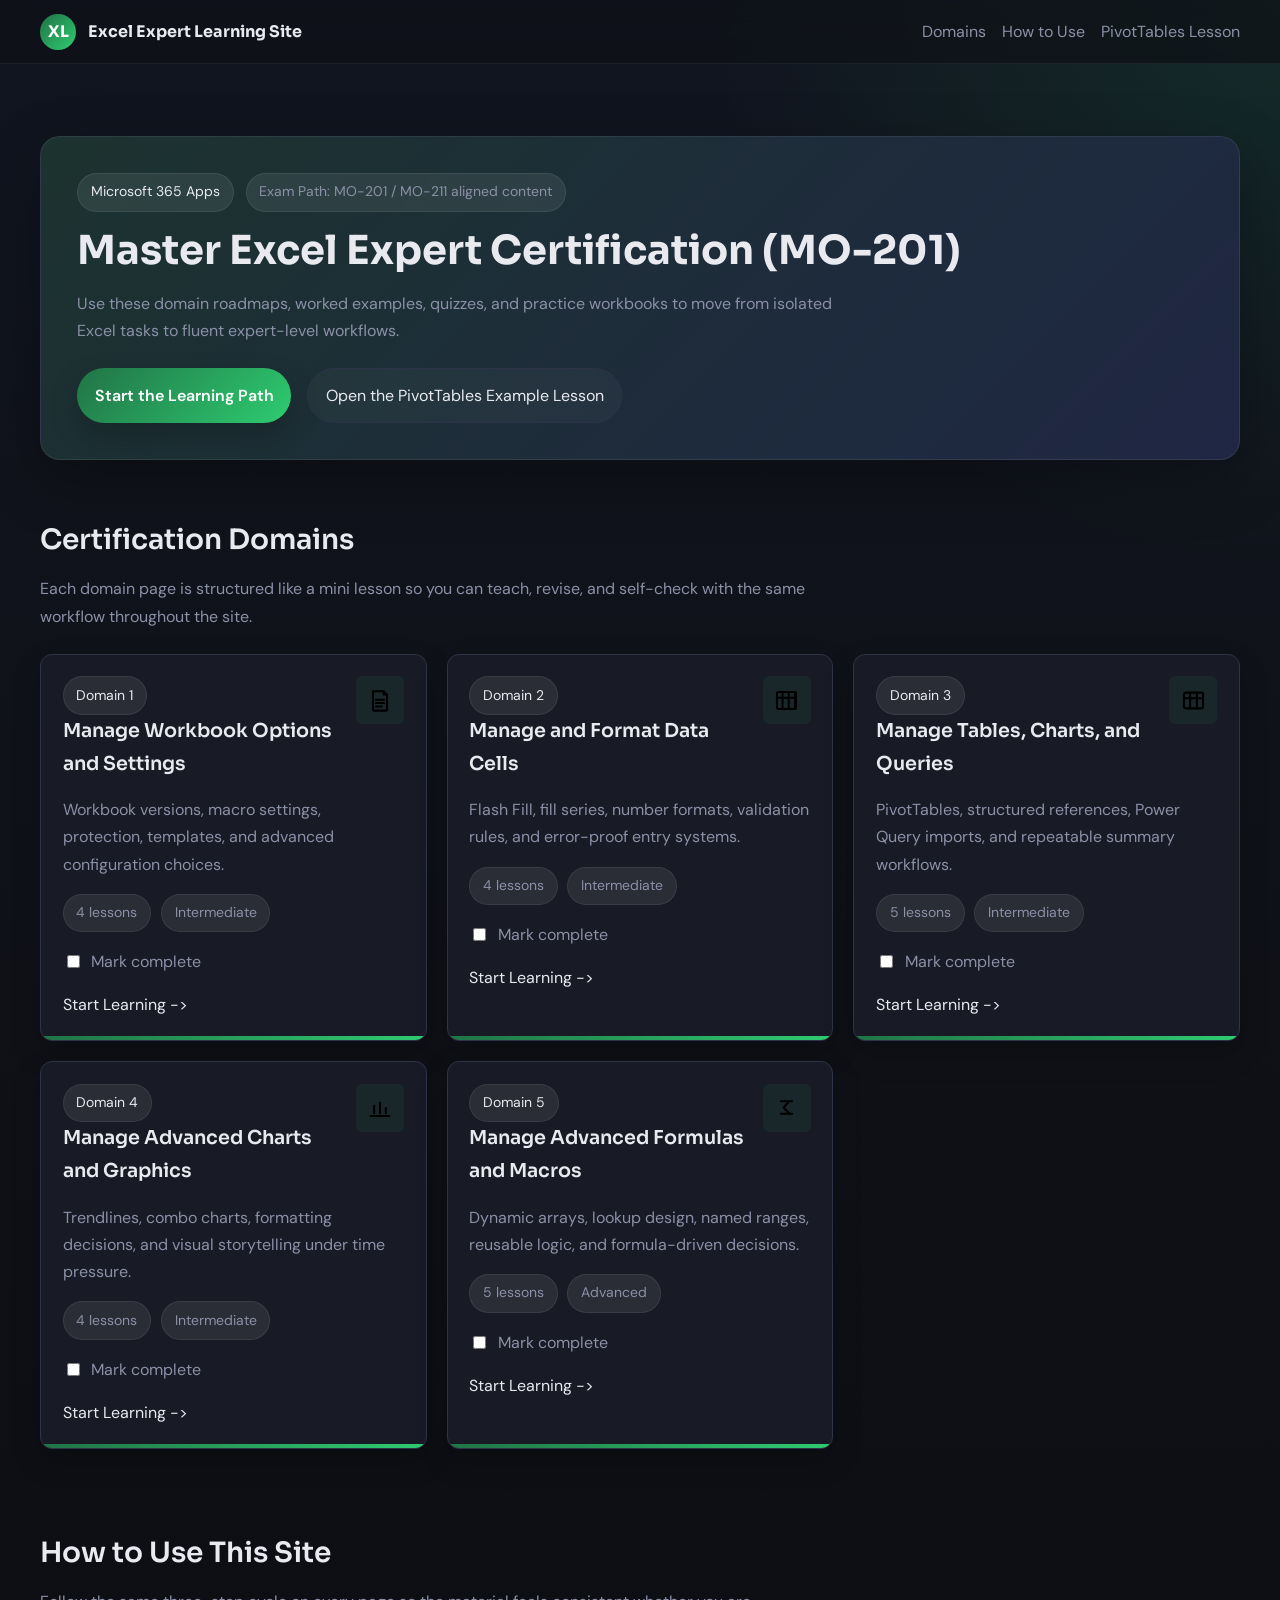
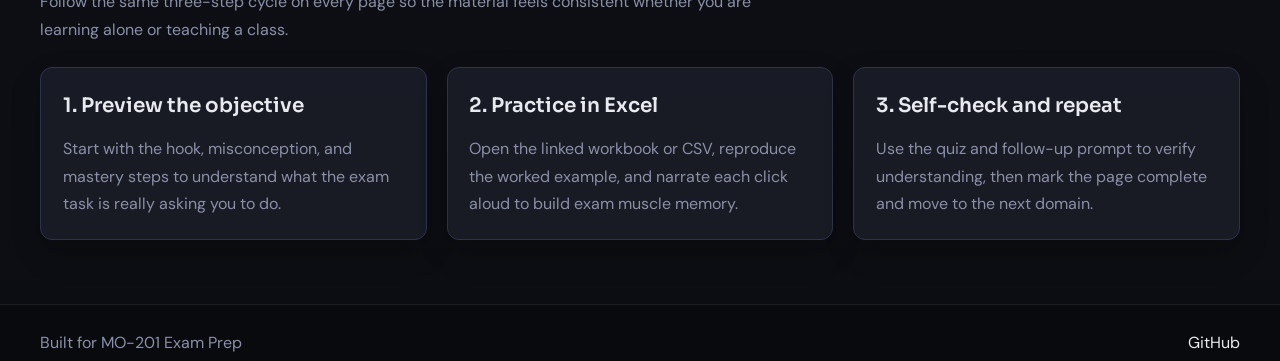
<file: index.html>
<!DOCTYPE html>
<html lang="en">
<head>
  <meta charset="utf-8">
  <meta name="viewport" content="width=device-width, initial-scale=1">
  <meta http-equiv="refresh" content="0; url=site/">
  <link rel="canonical" href="site/">
  <title>Redirecting to Excel Expert Learning Site</title>
  <style>
    :root {
      color-scheme: dark;
    }
    html, body {
      height: 100%;
      margin: 0;
    }
    body {
      display: flex;
      flex-direction: column;
      align-items: center;
      justify-content: center;
      gap: 1.25rem;
      box-sizing: border-box;
      padding: 1.5rem;
      font-family: system-ui, -apple-system, "Segoe UI", sans-serif;
      background: radial-gradient(120% 100% at 50% 0%, #161b22 0%, #0d1117 45%, #010409 100%);
      color: #c9d1d9;
    }
    .loader {
      width: 2.5rem;
      height: 2.5rem;
      border: 3px solid rgba(240, 246, 252, 0.12);
      border-top-color: #58a6ff;
      border-radius: 50%;
      animation: spin 0.7s linear infinite;
    }
    @keyframes spin {
      to { transform: rotate(360deg); }
    }
    .label {
      font-size: 0.875rem;
      font-weight: 500;
      letter-spacing: 0.02em;
      color: #8b949e;
    }
    .fallback {
      margin: 0;
      font-size: 0.8125rem;
      color: #6e7681;
    }
    .fallback a {
      color: #58a6ff;
      text-decoration: none;
    }
    .fallback a:hover {
      text-decoration: underline;
    }
  </style>
</head>
<body>
  <div class="loader" role="status" aria-label="Loading"></div>
  <span class="label">Loading site…</span>
  <p class="fallback">If you are not redirected, <a href="site/">open the learning site</a>.</p>
</body>
</html>
</file>
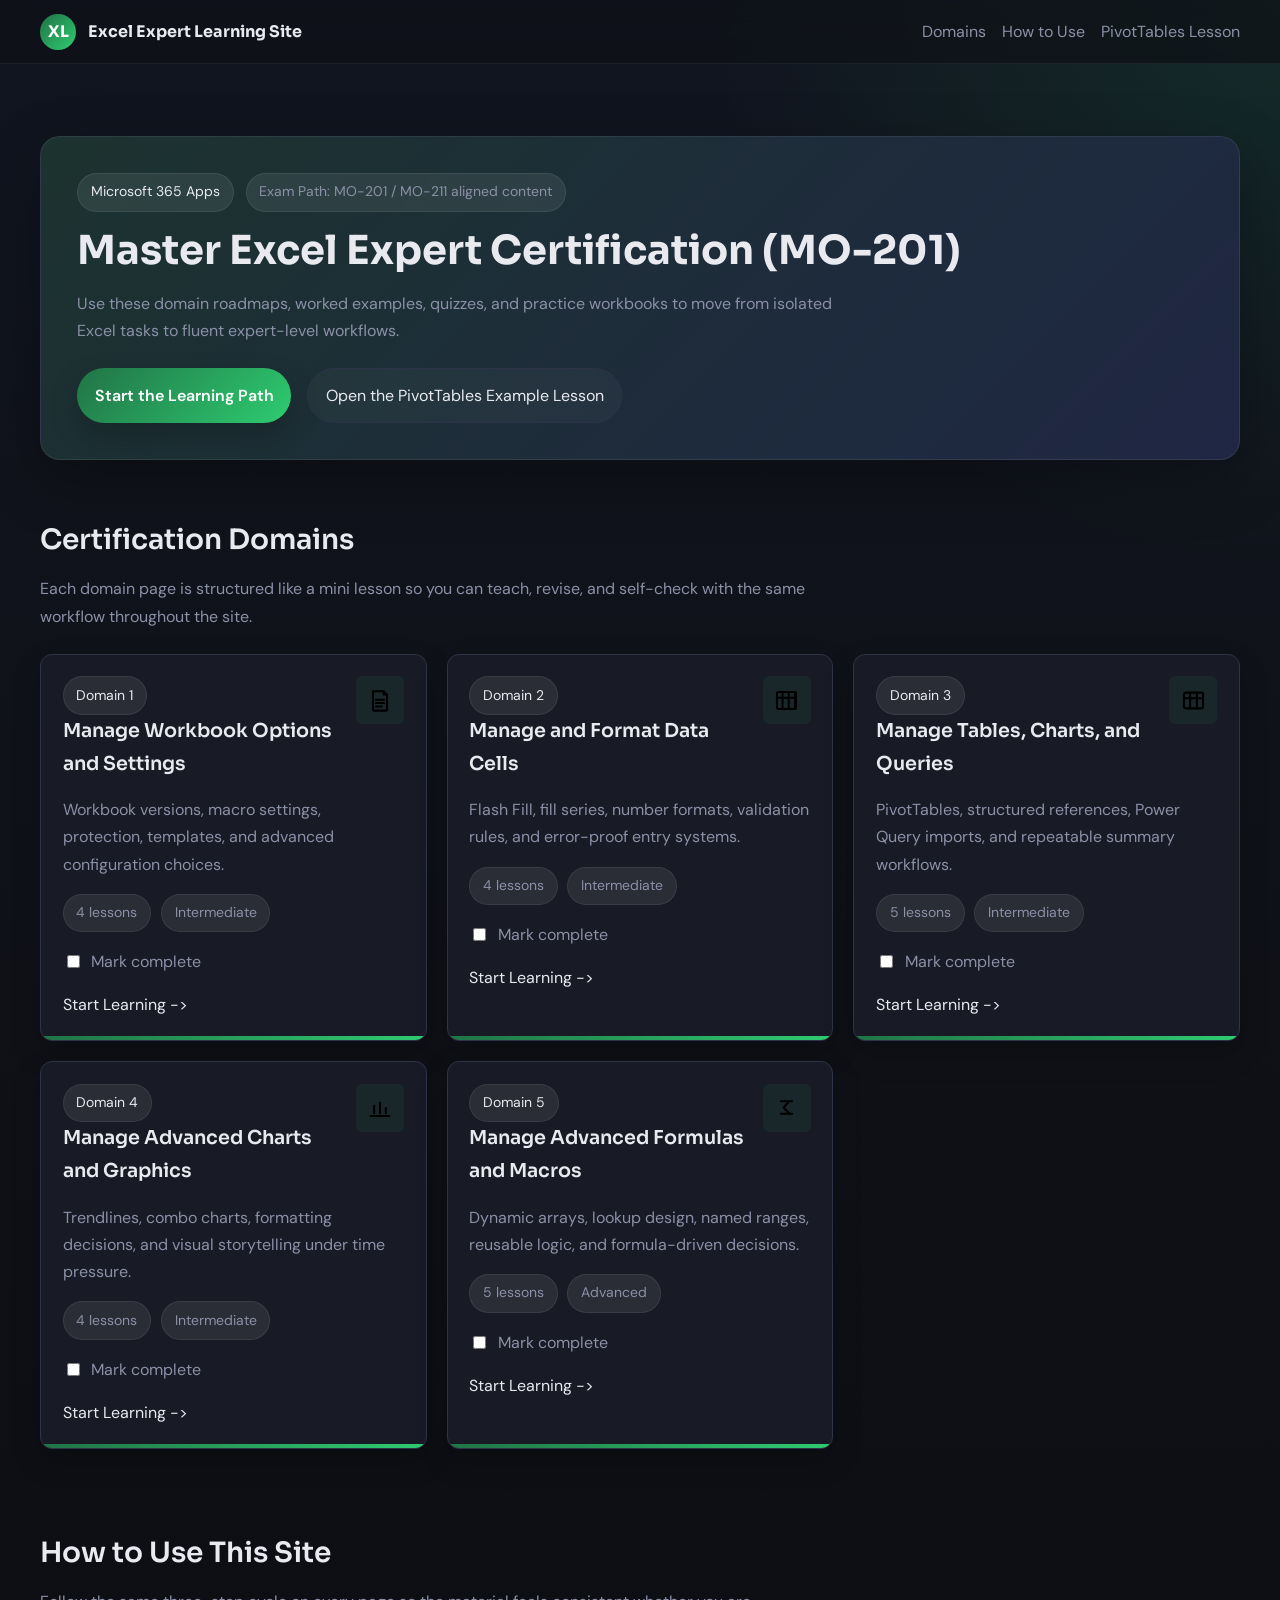
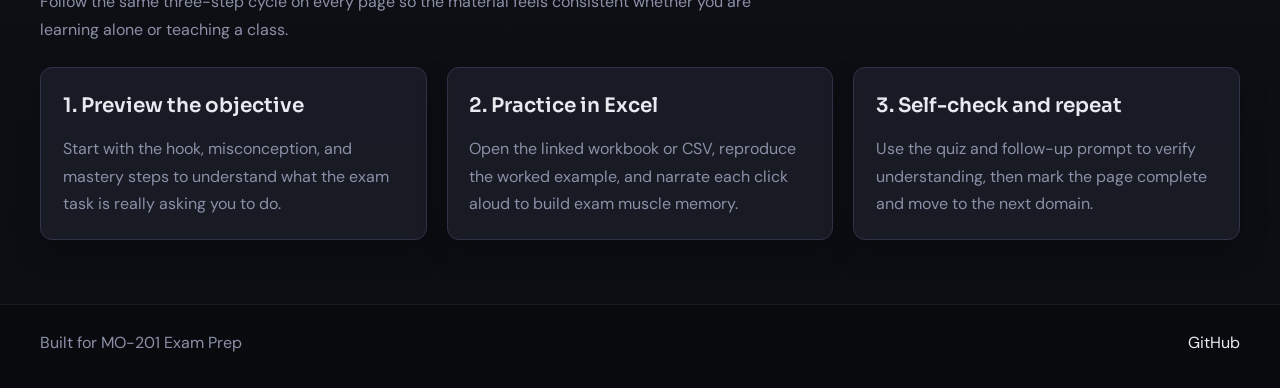
<file: site/index.html>
<!-- PLACEHOLDER -->
<!DOCTYPE html>
<html lang="en">
<head>
  <meta charset="utf-8">
  <meta name="viewport" content="width=device-width, initial-scale=1">
  <title>Master Excel Expert Certification (MO-201)</title>
  <meta name="description" content="A static learning site for Microsoft 365 Excel Expert exam prep, with domain roadmaps, practice downloads, and interactive lessons.">
  <meta property="og:title" content="Master Excel Expert Certification (MO-201)">
  <meta property="og:description" content="Build exam-ready Excel Expert skills with guided domain pages and reusable lesson templates.">
  <meta property="og:type" content="website">
  <meta property="og:url" content="https://yourdomain.github.io/excel-expert/">
  <meta property="og:image" content="assets/images/domain-3-thumb-1200.png">
  <meta name="twitter:card" content="summary_large_image">
  <link href="https://fonts.googleapis.com/css2?family=DM+Sans:wght@400;500&family=JetBrains+Mono:wght@400&family=Sora:wght@400;600;700&display=swap" rel="stylesheet">
  <link rel="stylesheet" href="css/styles.css">
  <link rel="manifest" href="manifest.json">
</head>
<body>
  <nav class="nav" aria-label="Main navigation">
    <div class="nav-inner">
      <a class="nav-brand" href="index.html">
        <span class="nav-brand-mark">XL</span>
        <span>Excel Expert Learning Site</span>
      </a>
      <div class="nav-links">
        <a href="#domains">Domains</a>
        <a href="#how-to-use">How to Use</a>
        <a href="lesson-pivot-tables.html">PivotTables Lesson</a>
      </div>
    </div>
  </nav>

  <header class="page-header">
    <div class="site-shell">
      <div class="hero-panel">
        <div class="hero-meta">
          <span class="badge">Microsoft 365 Apps</span>
          <span class="chip-difficulty">Exam Path: MO-201 / MO-211 aligned content</span>
        </div>
        <h1>Master Excel Expert Certification (MO-201)</h1>
        <p>Use these domain roadmaps, worked examples, quizzes, and practice workbooks to move from isolated Excel tasks to fluent expert-level workflows.</p>
        <div class="hero-actions">
          <a class="btn-primary" href="#domains">Start the Learning Path</a>
          <a class="btn-secondary" href="lesson-pivot-tables.html">Open the PivotTables Example Lesson</a>
        </div>
      </div>
    </div>
  </header>

  <main>
    <section class="section-block" id="domains" aria-labelledby="domains-title">
      <div class="site-shell">
        <h2 id="domains-title">Certification Domains</h2>
        <p class="section-intro">Each domain page is structured like a mini lesson so you can teach, revise, and self-check with the same workflow throughout the site.</p>
        <section class="domain-grid" aria-label="Excel Expert domain cards">
          <article class="domain-card">
            <div class="domain-card-header">
              <div>
                <span class="badge">Domain 1</span>
                <h3>Manage Workbook Options and Settings</h3>
              </div>
              <img class="domain-icon" src="assets/svg/icon-workbook.svg" alt="Workbook management icon">
            </div>
            <p>Workbook versions, macro settings, protection, templates, and advanced configuration choices.</p>
            <div class="domain-meta">
              <span class="chip-time">4 lessons</span>
              <span class="chip-difficulty">Intermediate</span>
            </div>
            <label class="progress-toggle"><input type="checkbox" data-progress-id="domain-1"> Mark complete</label>
            <a href="domain-1-manage-workbooks.html">Start Learning -></a>
          </article>

          <article class="domain-card">
            <div class="domain-card-header">
              <div>
                <span class="badge">Domain 2</span>
                <h3>Manage and Format Data Cells</h3>
              </div>
              <img class="domain-icon" src="assets/svg/icon-data.svg" alt="Data cells icon">
            </div>
            <p>Flash Fill, fill series, number formats, validation rules, and error-proof entry systems.</p>
            <div class="domain-meta">
              <span class="chip-time">4 lessons</span>
              <span class="chip-difficulty">Intermediate</span>
            </div>
            <label class="progress-toggle"><input type="checkbox" data-progress-id="domain-2"> Mark complete</label>
            <a href="domain-2-manage-data-cells.html">Start Learning -></a>
          </article>

          <article class="domain-card">
            <div class="domain-card-header">
              <div>
                <span class="badge">Domain 3</span>
                <h3>Manage Tables, Charts, and Queries</h3>
              </div>
              <img class="domain-icon" src="assets/svg/icon-table.svg" alt="Tables and queries icon">
            </div>
            <p>PivotTables, structured references, Power Query imports, and repeatable summary workflows.</p>
            <div class="domain-meta">
              <span class="chip-time">5 lessons</span>
              <span class="chip-difficulty">Intermediate</span>
            </div>
            <label class="progress-toggle"><input type="checkbox" data-progress-id="domain-3"> Mark complete</label>
            <a href="domain-3-manage-tables-queries.html">Start Learning -></a>
          </article>

          <article class="domain-card">
            <div class="domain-card-header">
              <div>
                <span class="badge">Domain 4</span>
                <h3>Manage Advanced Charts and Graphics</h3>
              </div>
              <img class="domain-icon" src="assets/svg/icon-chart.svg" alt="Chart icon">
            </div>
            <p>Trendlines, combo charts, formatting decisions, and visual storytelling under time pressure.</p>
            <div class="domain-meta">
              <span class="chip-time">4 lessons</span>
              <span class="chip-difficulty">Intermediate</span>
            </div>
            <label class="progress-toggle"><input type="checkbox" data-progress-id="domain-4"> Mark complete</label>
            <a href="domain-4-manage-charts.html">Start Learning -></a>
          </article>

          <article class="domain-card">
            <div class="domain-card-header">
              <div>
                <span class="badge">Domain 5</span>
                <h3>Manage Advanced Formulas and Macros</h3>
              </div>
              <img class="domain-icon" src="assets/svg/icon-formula.svg" alt="Formula icon">
            </div>
            <p>Dynamic arrays, lookup design, named ranges, reusable logic, and formula-driven decisions.</p>
            <div class="domain-meta">
              <span class="chip-time">5 lessons</span>
              <span class="chip-difficulty">Advanced</span>
            </div>
            <label class="progress-toggle"><input type="checkbox" data-progress-id="domain-5"> Mark complete</label>
            <a href="domain-5-manage-formulas.html">Start Learning -></a>
          </article>
        </section>
      </div>
    </section>

    <section class="section-block" id="how-to-use" aria-labelledby="how-title">
      <div class="site-shell">
        <h2 id="how-title">How to Use This Site</h2>
        <p class="section-intro">Follow the same three-step cycle on every page so the material feels consistent whether you are learning alone or teaching a class.</p>
        <div class="three-up">
          <article class="use-step">
            <h3 class="block-title">1. Preview the objective</h3>
            <p>Start with the hook, misconception, and mastery steps to understand what the exam task is really asking you to do.</p>
          </article>
          <article class="use-step">
            <h3 class="block-title">2. Practice in Excel</h3>
            <p>Open the linked workbook or CSV, reproduce the worked example, and narrate each click aloud to build exam muscle memory.</p>
          </article>
          <article class="use-step">
            <h3 class="block-title">3. Self-check and repeat</h3>
            <p>Use the quiz and follow-up prompt to verify understanding, then mark the page complete and move to the next domain.</p>
          </article>
        </div>
      </div>
    </section>
  </main>

  <footer class="footer">
    <div class="footer-inner">
      <p>Built for MO-201 Exam Prep</p>
      <a href="https://github.com/" target="_blank" rel="noreferrer">GitHub</a>
    </div>
  </footer>

  <script src="js/app.js"></script>
</body>
</html>
</file>
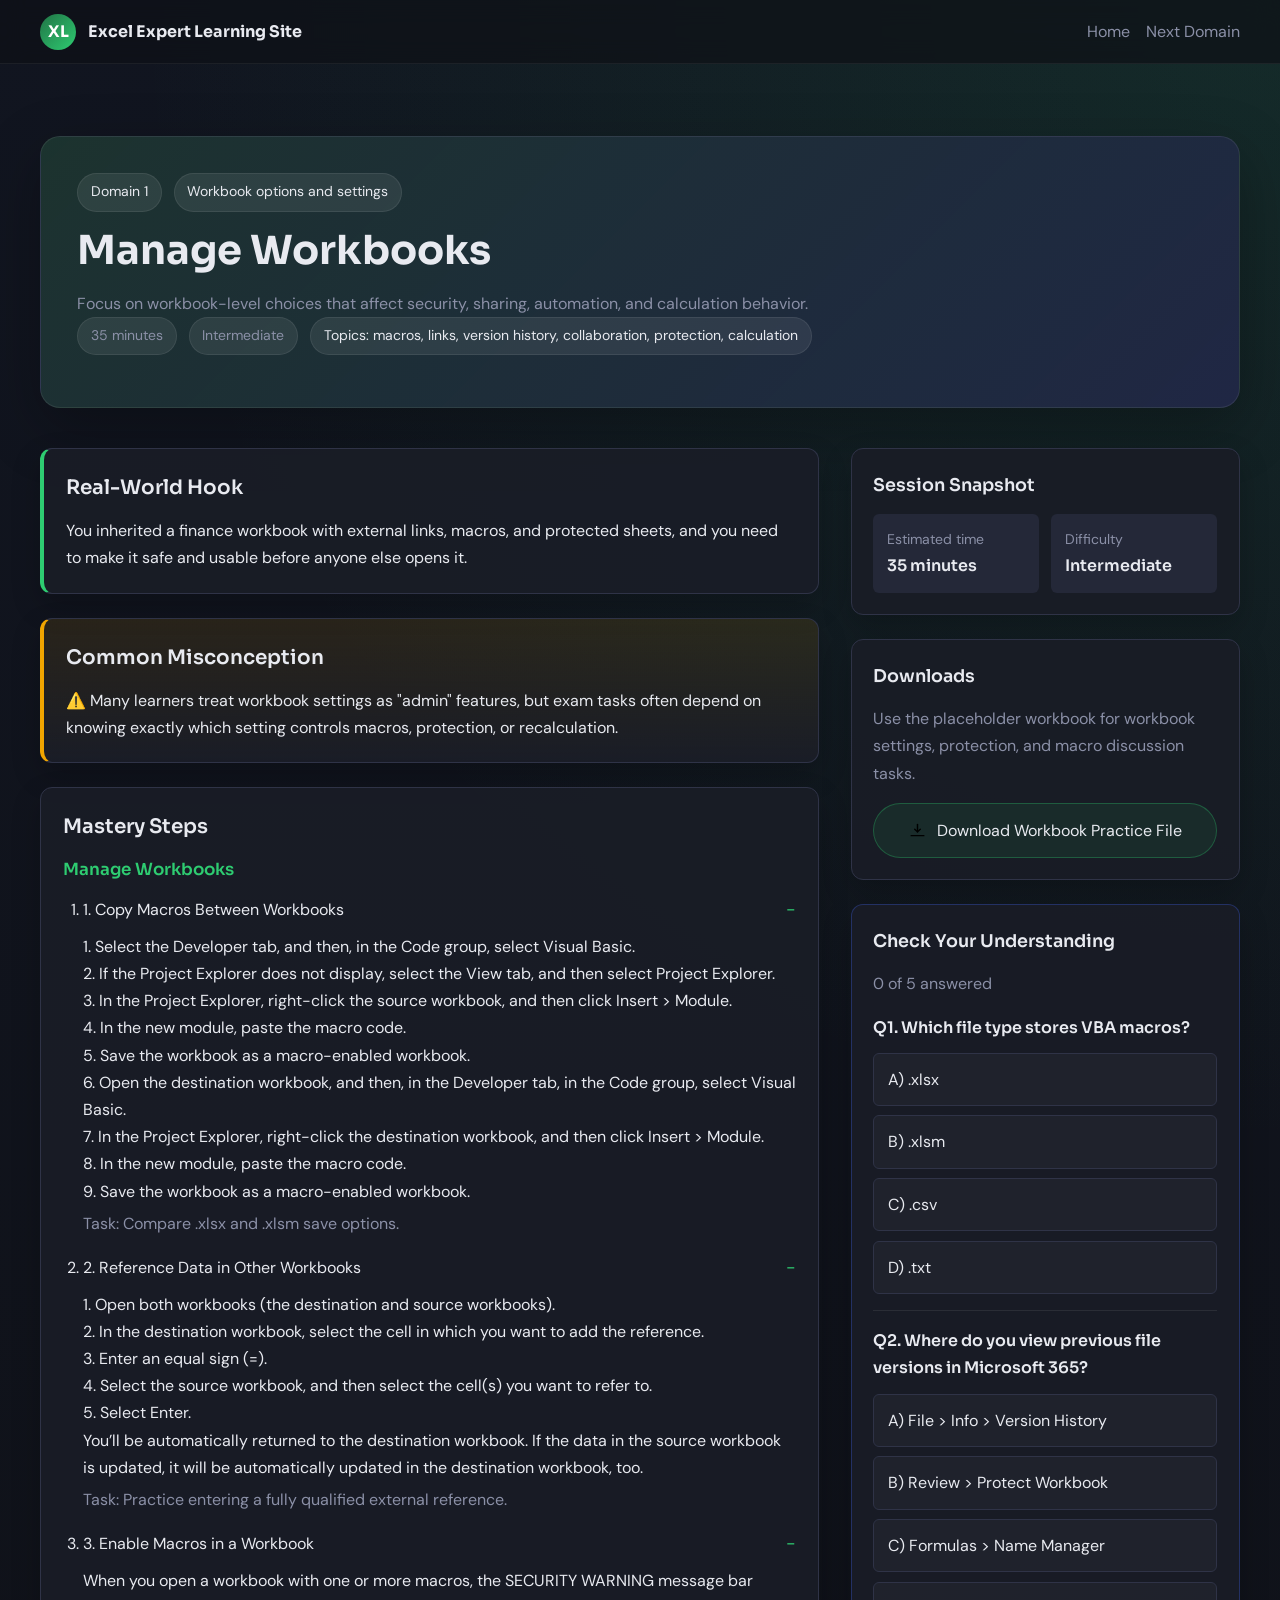
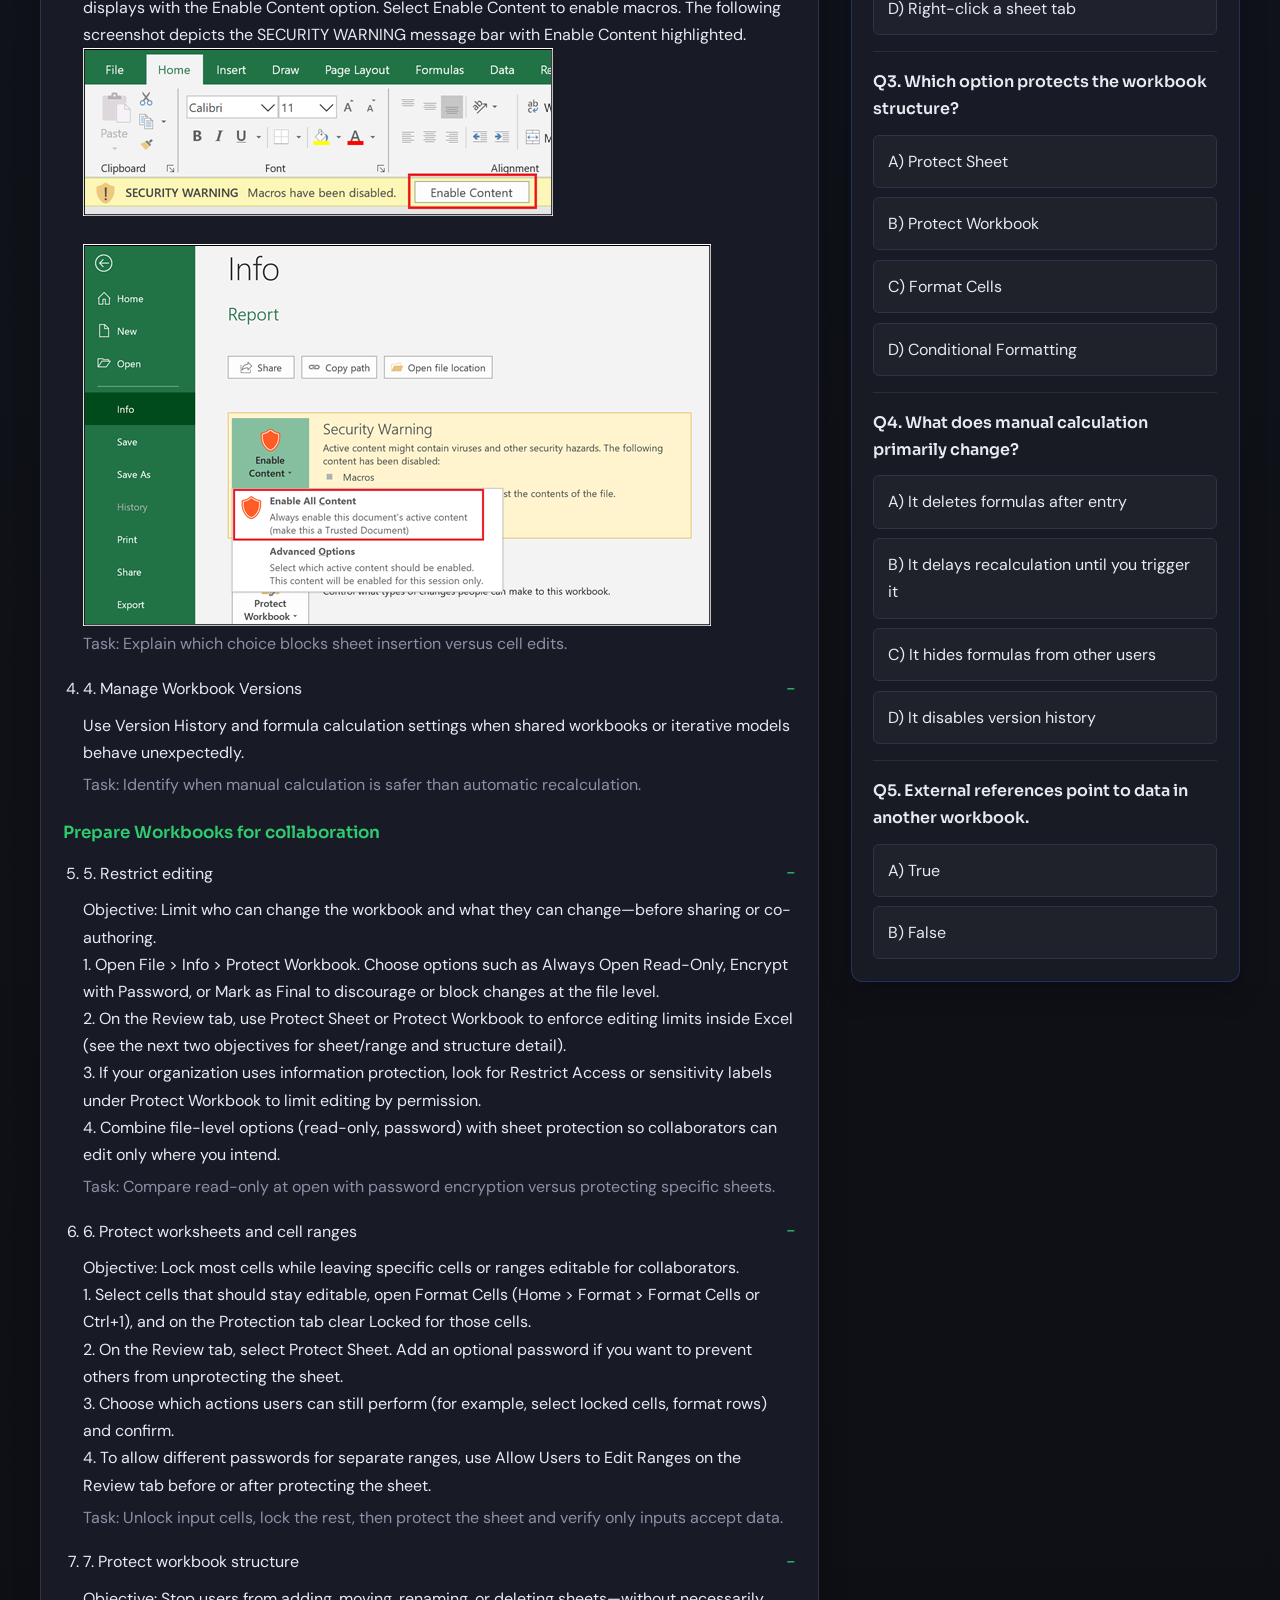
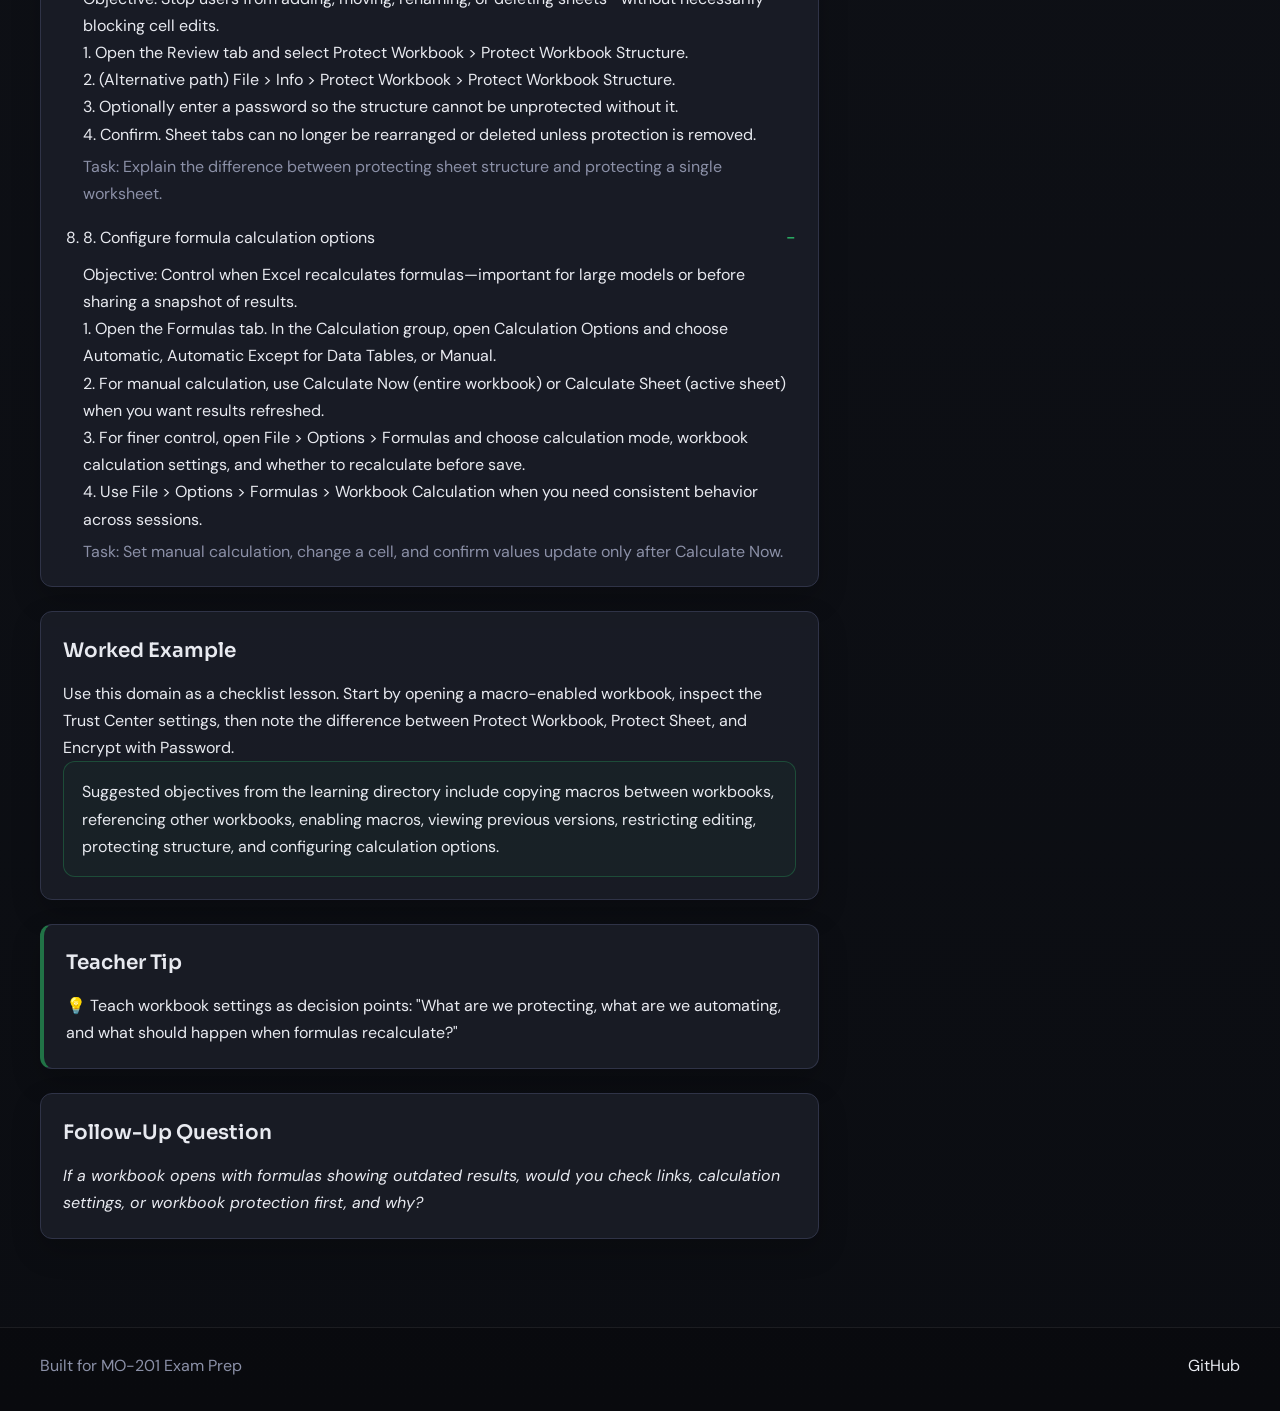
<file: site/domain-1-manage-workbooks.html>
<!-- PLACEHOLDER -->
<!DOCTYPE html>
<html lang="en">
<head>
  <meta charset="utf-8">
  <meta name="viewport" content="width=device-width, initial-scale=1">
  <title>Domain 1 | Manage Workbooks</title>
  <meta name="description" content="Workbook management skills for Excel Expert prep: macros, external references, version history, protection, and calculation options.">
  <meta property="og:title" content="Domain 1 | Manage Workbooks">
  <meta property="og:description" content="Study macro settings, workbook versions, protection, and workbook configuration strategies.">
  <meta property="og:type" content="article">
  <meta property="og:image" content="assets/images/domain-1-thumb-1200.png">
  <link href="https://fonts.googleapis.com/css2?family=DM+Sans:wght@400;500&family=JetBrains+Mono:wght@400&family=Sora:wght@400;600;700&display=swap" rel="stylesheet">
  <link rel="stylesheet" href="css/styles.css">
</head>
<body>
  <nav class="nav" aria-label="Main navigation"><div class="nav-inner"><a class="nav-brand" href="index.html"><span class="nav-brand-mark">XL</span><span>Excel Expert Learning Site</span></a><div class="nav-links"><a href="index.html">Home</a><a href="domain-2-manage-data-cells.html">Next Domain</a></div></div></nav>
  <header class="lesson-hero"><div class="page-wrap"><div class="lesson-hero-panel"><div class="breadcrumb"><span class="badge">Domain 1</span><span class="objective-chip">Workbook options and settings</span></div><h1>Manage Workbooks</h1><p><!-- CONTENT: Replace with objective text from Learning Directory row MO-201-1.x -->Focus on workbook-level choices that affect security, sharing, automation, and calculation behavior.</p><div class="lesson-meta"><span class="chip-time">35 minutes</span><span class="chip-difficulty">Intermediate</span><span class="badge">Topics: macros, links, version history, collaboration, protection, calculation</span></div></div></div></header>
  <main class="lesson-grid">
    <article class="lesson-content">
      <section class="hook" aria-labelledby="d1-hook"><h2 class="block-title" id="d1-hook">Real-World Hook</h2><p>You inherited a finance workbook with external links, macros, and protected sheets, and you need to make it safe and usable before anyone else opens it.</p></section>
      <section class="misconception" aria-labelledby="d1-mis"><h2 class="block-title" id="d1-mis">Common Misconception</h2><p>⚠️ Many learners treat workbook settings as "admin" features, but exam tasks often depend on knowing exactly which setting controls macros, protection, or recalculation.</p></section>
      <section class="mastery-steps" aria-labelledby="d1-steps"><h2 class="block-title" id="d1-steps">Mastery Steps</h2>
        <h3 class="mastery-group-heading">Manage Workbooks</h3>
        <ol>
        <!-- OBJECTIVE 1.1.1 -->
        <li><button class="step-toggle" type="button" aria-expanded="true"><strong>1. Copy Macros Between Workbooks</strong></button><div class="step-detail is-open"><p>	1. Select the Developer tab, and then, in the Code group, select Visual Basic. <br>
          2. If the Project Explorer does not display, select the View tab, and then select Project Explorer. <br>
          3. In the Project Explorer, right-click the source workbook, and then click Insert &gt; Module. <br>
          4. In the new module, paste the macro code. <br>
          5. Save the workbook as a macro-enabled workbook. <br>
          6. Open the destination workbook, and then, in the Developer tab, in the Code group, select Visual Basic. <br>
          7. In the Project Explorer, right-click the destination workbook, and then click Insert &gt; Module. <br>
          8. In the new module, paste the macro code. <br>
          9. Save the workbook as a macro-enabled workbook. <br>
        </p><span class="step-meta">Task: Compare <code>.xlsx</code> and <code>.xlsm</code> save options.</span></div></li>

        <!-- OBJECTIVE 1.1.2 -->
        <li><button class="step-toggle" type="button" aria-expanded="true"><strong>2. Reference Data in Other Workbooks</strong></button><div class="step-detail is-open">
          <p>	1. Open both workbooks (the destination and source workbooks). <br>
	      2. In the destination workbook, select the cell in which you want to add the reference. <br> 
	      3. Enter an equal sign (=). <br>
	      4. Select the source workbook, and then select the cell(s) you want to refer to. <br>
	      5. Select Enter.  <br> You’ll be automatically returned to the destination workbook. If the data in the source workbook is updated, it will be automatically updated in the destination workbook, too. <br> </p>
        <span class="step-meta">Task: Practice entering a fully qualified external reference.</span></div></li>

        <!-- OBJECTIVE 1.1.3 -->
        <li><button class="step-toggle" type="button" aria-expanded="true"><strong>3. Enable Macros in a Workbook</strong></button><div class="step-detail is-open"><p>	When you open a workbook with one or more macros, the SECURITY WARNING message bar displays with the Enable Content option. Select Enable Content to enable macros. The following screenshot depicts the SECURITY WARNING message bar with Enable Content highlighted.
          <img src="assets/images/enable-macros-in-a-workbook.png" alt="Enable Macros in a Workbook"><br>
          <img src="assets/images/enable-macros-in-a-workbook2.png" alt="Enable Macros in a Workbook">
 </p><span class="step-meta">Task: Explain which choice blocks sheet insertion versus cell edits.</span></div></li> 

        <!-- OBJECTIVE 1.1.4 -->
        <li><button class="step-toggle" type="button" aria-expanded="true"><strong>4. Manage Workbook Versions</strong></button><div class="step-detail is-open"><p>Use Version History and formula calculation settings when shared workbooks or iterative models behave unexpectedly.</p><span class="step-meta">Task: Identify when manual calculation is safer than automatic recalculation.</span></div></li>
        </ol>

        <h3 class="mastery-group-heading">Prepare Workbooks for collaboration</h3>
        <ol start="5">
        <!-- OBJECTIVE 1.2.x collaboration -->
        <li><button class="step-toggle" type="button" aria-expanded="true"><strong>5. Restrict editing</strong></button><div class="step-detail is-open"><p><strong>Objective:</strong> Limit who can change the workbook and what they can change—before sharing or co-authoring.</p><p>1. Open <strong>File</strong> &gt; <strong>Info</strong> &gt; <strong>Protect Workbook</strong>. Choose options such as <strong>Always Open Read-Only</strong>, <strong>Encrypt with Password</strong>, or <strong>Mark as Final</strong> to discourage or block changes at the file level.<br>
2. On the <strong>Review</strong> tab, use <strong>Protect Sheet</strong> or <strong>Protect Workbook</strong> to enforce editing limits inside Excel (see the next two objectives for sheet/range and structure detail).<br>
3. If your organization uses information protection, look for <strong>Restrict Access</strong> or sensitivity labels under <strong>Protect Workbook</strong> to limit editing by permission.<br>
4. Combine file-level options (read-only, password) with sheet protection so collaborators can edit only where you intend.</p><span class="step-meta">Task: Compare read-only at open with password encryption versus protecting specific sheets.</span></div></li>

        <li><button class="step-toggle" type="button" aria-expanded="true"><strong>6. Protect worksheets and cell ranges</strong></button><div class="step-detail is-open"><p><strong>Objective:</strong> Lock most cells while leaving specific cells or ranges editable for collaborators.</p><p>1. Select cells that should stay editable, open <strong>Format Cells</strong> (<strong>Home</strong> &gt; <strong>Format</strong> &gt; <strong>Format Cells</strong> or <strong>Ctrl+1</strong>), and on the <strong>Protection</strong> tab clear <strong>Locked</strong> for those cells.<br>
2. On the <strong>Review</strong> tab, select <strong>Protect Sheet</strong>. Add an optional password if you want to prevent others from unprotecting the sheet.<br>
3. Choose which actions users can still perform (for example, select locked cells, format rows) and confirm.<br>
4. To allow different passwords for separate ranges, use <strong>Allow Users to Edit Ranges</strong> on the <strong>Review</strong> tab before or after protecting the sheet.</p><span class="step-meta">Task: Unlock input cells, lock the rest, then protect the sheet and verify only inputs accept data.</span></div></li>

        <li><button class="step-toggle" type="button" aria-expanded="true"><strong>7. Protect workbook structure</strong></button><div class="step-detail is-open"><p><strong>Objective:</strong> Stop users from adding, moving, renaming, or deleting sheets—without necessarily blocking cell edits.</p><p>1. Open the <strong>Review</strong> tab and select <strong>Protect Workbook</strong> &gt; <strong>Protect Workbook Structure</strong>.<br>
2. (Alternative path) <strong>File</strong> &gt; <strong>Info</strong> &gt; <strong>Protect Workbook</strong> &gt; <strong>Protect Workbook Structure</strong>.<br>
3. Optionally enter a password so the structure cannot be unprotected without it.<br>
4. Confirm. Sheet tabs can no longer be rearranged or deleted unless protection is removed.</p><span class="step-meta">Task: Explain the difference between protecting sheet structure and protecting a single worksheet.</span></div></li>

        <li><button class="step-toggle" type="button" aria-expanded="true"><strong>8. Configure formula calculation options</strong></button><div class="step-detail is-open"><p><strong>Objective:</strong> Control when Excel recalculates formulas—important for large models or before sharing a snapshot of results.</p><p>1. Open the <strong>Formulas</strong> tab. In the <strong>Calculation</strong> group, open <strong>Calculation Options</strong> and choose <strong>Automatic</strong>, <strong>Automatic Except for Data Tables</strong>, or <strong>Manual</strong>.<br>
2. For manual calculation, use <strong>Calculate Now</strong> (entire workbook) or <strong>Calculate Sheet</strong> (active sheet) when you want results refreshed.<br>
3. For finer control, open <strong>File</strong> &gt; <strong>Options</strong> &gt; <strong>Formulas</strong> and choose calculation mode, workbook calculation settings, and whether to recalculate before save.<br>
4. Use <strong>File</strong> &gt; <strong>Options</strong> &gt; <strong>Formulas</strong> &gt; <strong>Workbook Calculation</strong> when you need consistent behavior across sessions.</p><span class="step-meta">Task: Set manual calculation, change a cell, and confirm values update only after Calculate Now.</span></div></li>
        </ol>
      </section>
      <section class="worked-example" aria-labelledby="d1-example"><h2 class="block-title" id="d1-example">Worked Example</h2><p>Use this domain as a checklist lesson. Start by opening a macro-enabled workbook, inspect the Trust Center settings, then note the difference between <em>Protect Workbook</em>, <em>Protect Sheet</em>, and <em>Encrypt with Password</em>.</p><div class="callout"><p>Suggested objectives from the learning directory include copying macros between workbooks, referencing other workbooks, enabling macros, viewing previous versions, restricting editing, protecting structure, and configuring calculation options.</p></div></section>
      <section class="teacher-tip" aria-labelledby="d1-tip"><h2 class="block-title" id="d1-tip">Teacher Tip</h2><p>💡 Teach workbook settings as decision points: "What are we protecting, what are we automating, and what should happen when formulas recalculate?"</p></section>
      <section class="follow-up" aria-labelledby="d1-follow"><h2 class="block-title" id="d1-follow">Follow-Up Question</h2><p><em>If a workbook opens with formulas showing outdated results, would you check links, calculation settings, or workbook protection first, and why?</em></p></section>
    </article>
    <aside class="lesson-sidebar">
      <section class="difficulty-card" aria-labelledby="d1-snap"><h2 id="d1-snap">Session Snapshot</h2><div class="stat-row"><div class="stat-box"><span>Estimated time</span><strong>35 minutes</strong></div><div class="stat-box"><span>Difficulty</span><strong>Intermediate</strong></div></div></section>
      <section class="downloads" aria-labelledby="d1-downloads"><h2 id="d1-downloads">Downloads</h2><p>Use the placeholder workbook for workbook settings, protection, and macro discussion tasks.</p><a class="btn-download" href="assets/workbooks/manage-workbooks-practice.xlsx" download aria-label="Download manage workbooks practice workbook (Excel .xlsx)"><img src="assets/svg/icon-download.svg" alt="Download icon"><span>Download Workbook Practice File</span></a></section>
      <section class="quiz" aria-labelledby="d1-quiz"><h2 id="d1-quiz">Check Your Understanding</h2><p class="quiz-status">0 of 5 answered</p>
        <section class="quiz-question" id="d1-q1" role="radiogroup" aria-labelledby="d1-q1-label"><h3 id="d1-q1-label">Q1. Which file type stores VBA macros?</h3><div class="quiz-options"><button class="quiz-option" type="button" data-correct="false" data-feedback="Standard .xlsx files do not retain VBA macros.">A) .xlsx</button><button class="quiz-option" type="button" data-correct="true" data-feedback="Correct. Macro-enabled workbooks use the .xlsm file type.">B) .xlsm</button><button class="quiz-option" type="button" data-correct="false" data-feedback=".csv files store plain text data, not workbook macros.">C) .csv</button><button class="quiz-option" type="button" data-correct="false" data-feedback=".txt is a text format, not a macro workbook format.">D) .txt</button></div><p class="quiz-feedback" aria-live="polite"></p></section>
        <section class="quiz-question" id="d1-q2" role="radiogroup" aria-labelledby="d1-q2-label"><h3 id="d1-q2-label">Q2. Where do you view previous file versions in Microsoft 365?</h3><div class="quiz-options"><button class="quiz-option" type="button" data-correct="true" data-feedback="Correct. Version History is available from the File tab's Info area.">A) File &gt; Info &gt; Version History</button><button class="quiz-option" type="button" data-correct="false" data-feedback="Review has protection tools, not version history.">B) Review &gt; Protect Workbook</button><button class="quiz-option" type="button" data-correct="false" data-feedback="The Name Manager is unrelated to versions.">C) Formulas &gt; Name Manager</button><button class="quiz-option" type="button" data-correct="false" data-feedback="Sheet tabs do not show saved cloud versions.">D) Right-click a sheet tab</button></div><p class="quiz-feedback" aria-live="polite"></p></section>
        <section class="quiz-question" id="d1-q3" role="radiogroup" aria-labelledby="d1-q3-label"><h3 id="d1-q3-label">Q3. Which option protects the workbook structure?</h3><div class="quiz-options"><button class="quiz-option" type="button" data-correct="false" data-feedback="Protect Sheet controls edits inside a sheet, not workbook structure.">A) Protect Sheet</button><button class="quiz-option" type="button" data-correct="true" data-feedback="Correct. Protect Workbook can block adding, moving, or deleting sheets.">B) Protect Workbook</button><button class="quiz-option" type="button" data-correct="false" data-feedback="Format Cells changes styling and locking states, not structure protection directly.">C) Format Cells</button><button class="quiz-option" type="button" data-correct="false" data-feedback="Conditional formatting is unrelated.">D) Conditional Formatting</button></div><p class="quiz-feedback" aria-live="polite"></p></section>
        <section class="quiz-question" id="d1-q4" role="radiogroup" aria-labelledby="d1-q4-label"><h3 id="d1-q4-label">Q4. What does manual calculation primarily change?</h3><div class="quiz-options"><button class="quiz-option" type="button" data-correct="false" data-feedback="It does not remove formulas.">A) It deletes formulas after entry</button><button class="quiz-option" type="button" data-correct="true" data-feedback="Correct. Excel waits to recalculate until you refresh calculation manually.">B) It delays recalculation until you trigger it</button><button class="quiz-option" type="button" data-correct="false" data-feedback="Manual calculation does not encrypt a workbook.">C) It hides formulas from other users</button><button class="quiz-option" type="button" data-correct="false" data-feedback="Workbook opening behavior is separate from calculation mode.">D) It disables version history</button></div><p class="quiz-feedback" aria-live="polite"></p></section>
        <section class="quiz-question" id="d1-q5" role="radiogroup" aria-labelledby="d1-q5-label"><h3 id="d1-q5-label">Q5. External references point to data in another workbook.</h3><div class="quiz-options"><button class="quiz-option" type="button" data-correct="true" data-feedback="Correct. External references link a formula to cells or ranges in another workbook.">A) True</button><button class="quiz-option" type="button" data-correct="false" data-feedback="False is incorrect here; this is exactly what an external reference does.">B) False</button></div><p class="quiz-feedback" aria-live="polite"></p></section>
        <p class="quiz-summary" hidden></p>
      </section>
    </aside>
  </main>
  <footer class="footer"><div class="footer-inner"><p>Built for MO-201 Exam Prep</p><a href="https://github.com/" target="_blank" rel="noreferrer">GitHub</a></div></footer>
  <script src="js/app.js"></script>
</body>
</html>
</file>
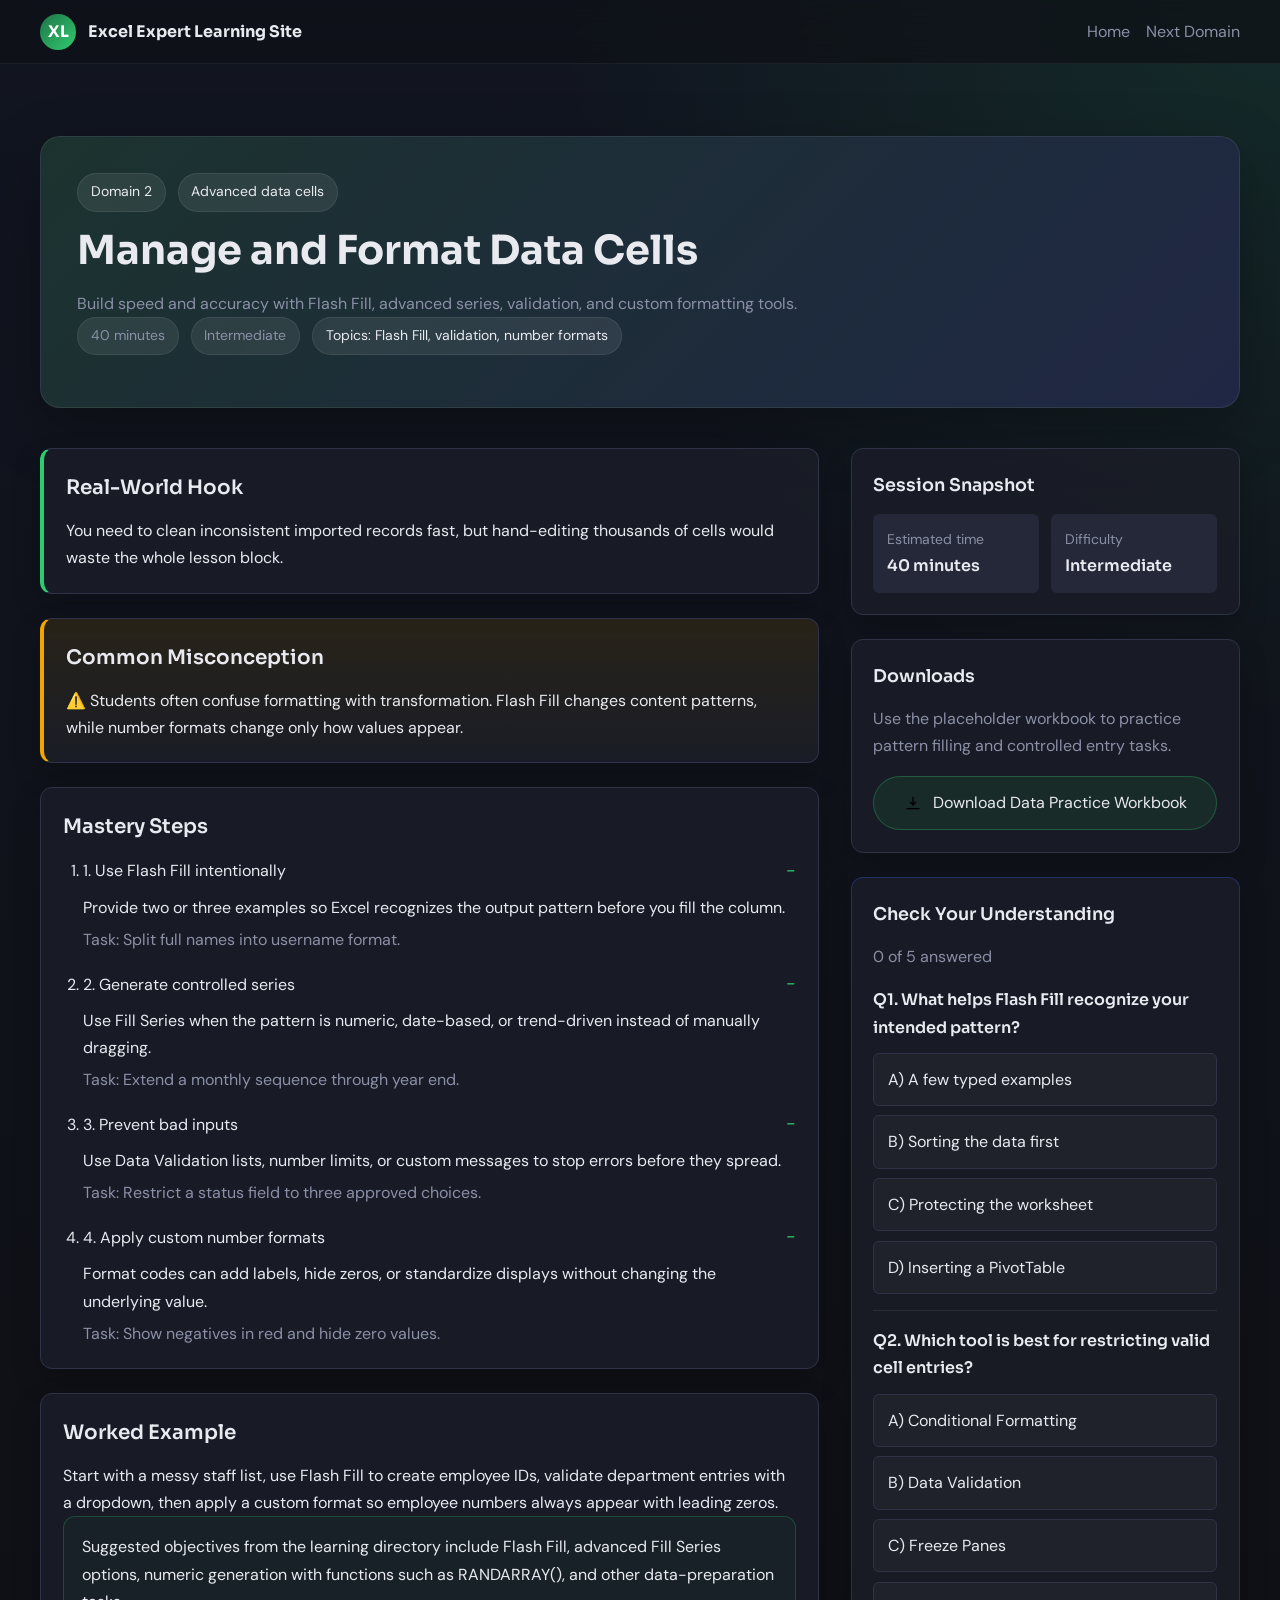
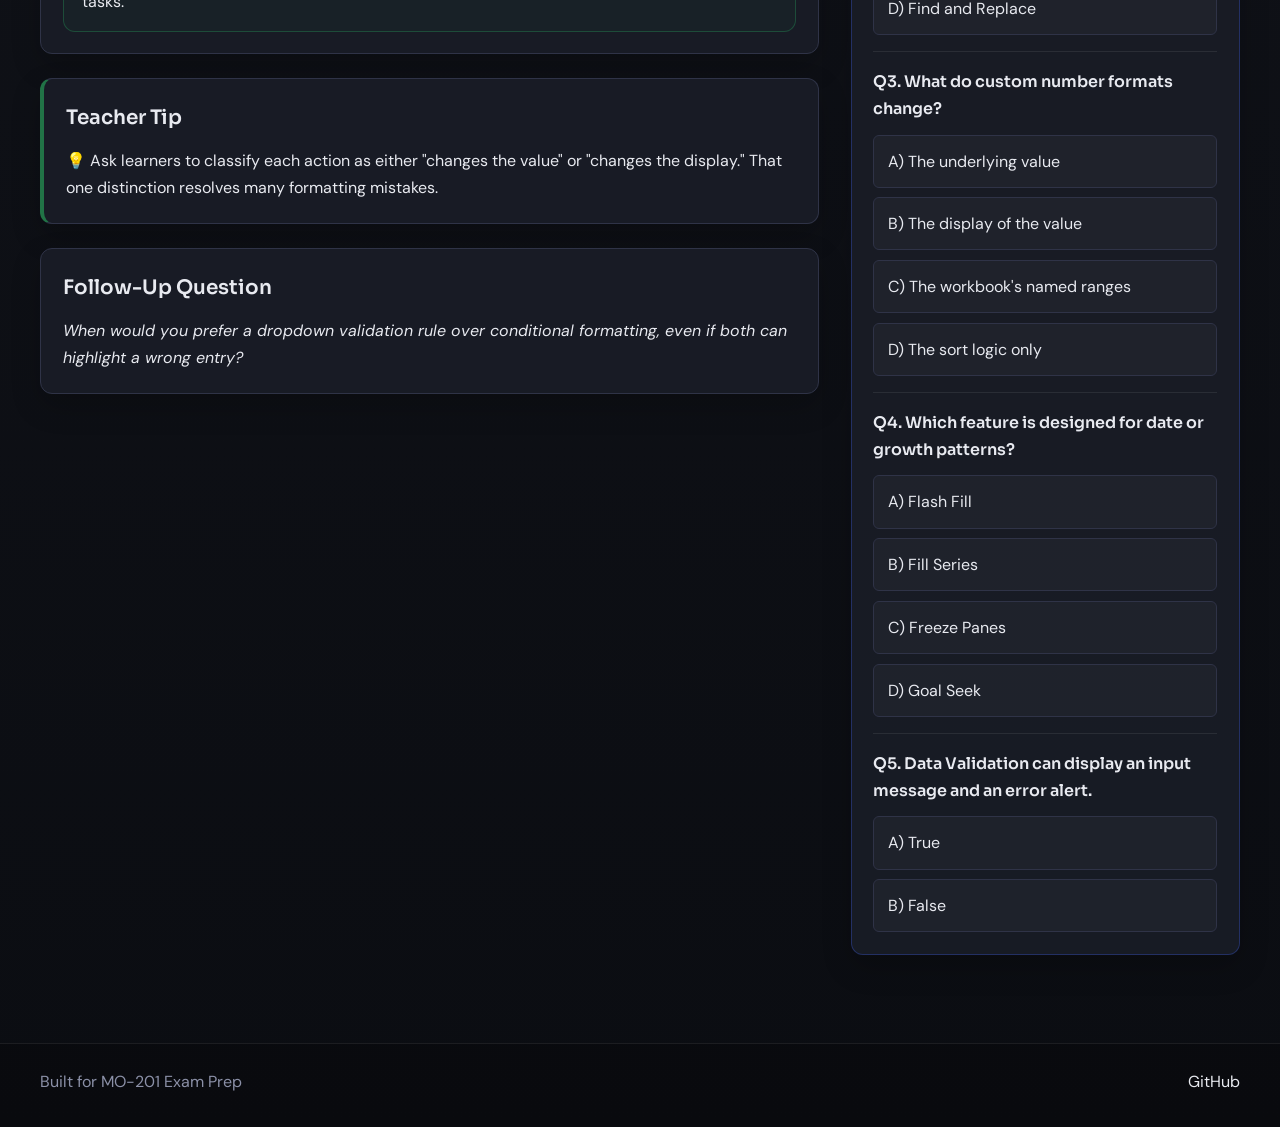
<file: site/domain-2-manage-data-cells.html>
<!-- PLACEHOLDER -->
<!DOCTYPE html>
<html lang="en">
<head>
  <meta charset="utf-8">
  <meta name="viewport" content="width=device-width, initial-scale=1">
  <title>Domain 2 | Manage Data Cells</title>
  <meta name="description" content="Excel Expert prep for Flash Fill, data validation, custom number formats, fill series, and data-generation tasks.">
  <meta property="og:title" content="Domain 2 | Manage Data Cells">
  <meta property="og:description" content="Practice the advanced data-entry and formatting tasks common in Excel Expert assessment items.">
  <meta property="og:type" content="article">
  <meta property="og:image" content="assets/images/domain-2-thumb-1200.png">
  <link href="https://fonts.googleapis.com/css2?family=DM+Sans:wght@400;500&family=JetBrains+Mono:wght@400&family=Sora:wght@400;600;700&display=swap" rel="stylesheet">
  <link rel="stylesheet" href="css/styles.css">
</head>
<body>
  <nav class="nav" aria-label="Main navigation"><div class="nav-inner"><a class="nav-brand" href="index.html"><span class="nav-brand-mark">XL</span><span>Excel Expert Learning Site</span></a><div class="nav-links"><a href="index.html">Home</a><a href="domain-3-manage-tables-queries.html">Next Domain</a></div></div></nav>
  <header class="lesson-hero"><div class="page-wrap"><div class="lesson-hero-panel"><div class="breadcrumb"><span class="badge">Domain 2</span><span class="objective-chip">Advanced data cells</span></div><h1>Manage and Format Data Cells</h1><p><!-- CONTENT: Replace with objective text from Learning Directory row MO-201-2.x -->Build speed and accuracy with Flash Fill, advanced series, validation, and custom formatting tools.</p><div class="lesson-meta"><span class="chip-time">40 minutes</span><span class="chip-difficulty">Intermediate</span><span class="badge">Topics: Flash Fill, validation, number formats</span></div></div></div></header>
  <main class="lesson-grid">
    <article class="lesson-content">
      <section class="hook" aria-labelledby="d2-hook"><h2 class="block-title" id="d2-hook">Real-World Hook</h2><p>You need to clean inconsistent imported records fast, but hand-editing thousands of cells would waste the whole lesson block.</p></section>
      <section class="misconception" aria-labelledby="d2-mis"><h2 class="block-title" id="d2-mis">Common Misconception</h2><p>⚠️ Students often confuse formatting with transformation. Flash Fill changes content patterns, while number formats change only how values appear.</p></section>
      <section class="mastery-steps" aria-labelledby="d2-steps"><h2 class="block-title" id="d2-steps">Mastery Steps</h2><ol>
        <li><button class="step-toggle" type="button" aria-expanded="true"><strong>1. Use Flash Fill intentionally</strong></button><div class="step-detail is-open"><p>Provide two or three examples so Excel recognizes the output pattern before you fill the column.</p><span class="step-meta">Task: Split full names into username format.</span></div></li>
        <li><button class="step-toggle" type="button" aria-expanded="true"><strong>2. Generate controlled series</strong></button><div class="step-detail is-open"><p>Use Fill Series when the pattern is numeric, date-based, or trend-driven instead of manually dragging.</p><span class="step-meta">Task: Extend a monthly sequence through year end.</span></div></li>
        <li><button class="step-toggle" type="button" aria-expanded="true"><strong>3. Prevent bad inputs</strong></button><div class="step-detail is-open"><p>Use Data Validation lists, number limits, or custom messages to stop errors before they spread.</p><span class="step-meta">Task: Restrict a status field to three approved choices.</span></div></li>
        <li><button class="step-toggle" type="button" aria-expanded="true"><strong>4. Apply custom number formats</strong></button><div class="step-detail is-open"><p>Format codes can add labels, hide zeros, or standardize displays without changing the underlying value.</p><span class="step-meta">Task: Show negatives in red and hide zero values.</span></div></li>
      </ol></section>
      <section class="worked-example" aria-labelledby="d2-example"><h2 class="block-title" id="d2-example">Worked Example</h2><p>Start with a messy staff list, use Flash Fill to create employee IDs, validate department entries with a dropdown, then apply a custom format so employee numbers always appear with leading zeros.</p><div class="callout"><p>Suggested objectives from the learning directory include Flash Fill, advanced Fill Series options, numeric generation with functions such as <code>RANDARRAY()</code>, and other data-preparation tasks.</p></div></section>
      <section class="teacher-tip" aria-labelledby="d2-tip"><h2 class="block-title" id="d2-tip">Teacher Tip</h2><p>💡 Ask learners to classify each action as either "changes the value" or "changes the display." That one distinction resolves many formatting mistakes.</p></section>
      <section class="follow-up" aria-labelledby="d2-follow"><h2 class="block-title" id="d2-follow">Follow-Up Question</h2><p><em>When would you prefer a dropdown validation rule over conditional formatting, even if both can highlight a wrong entry?</em></p></section>
    </article>
    <aside class="lesson-sidebar">
      <section class="difficulty-card" aria-labelledby="d2-snap"><h2 id="d2-snap">Session Snapshot</h2><div class="stat-row"><div class="stat-box"><span>Estimated time</span><strong>40 minutes</strong></div><div class="stat-box"><span>Difficulty</span><strong>Intermediate</strong></div></div></section>
      <section class="downloads" aria-labelledby="d2-downloads"><h2 id="d2-downloads">Downloads</h2><p>Use the placeholder workbook to practice pattern filling and controlled entry tasks.</p><a class="btn-download" href="assets/workbooks/manage-data-practice.xlsx" download aria-label="Download manage data practice workbook (Excel .xlsx)"><img src="assets/svg/icon-download.svg" alt="Download icon"><span>Download Data Practice Workbook</span></a></section>
      <section class="quiz" aria-labelledby="d2-quiz"><h2 id="d2-quiz">Check Your Understanding</h2><p class="quiz-status">0 of 5 answered</p>
        <section class="quiz-question" id="d2-q1" role="radiogroup" aria-labelledby="d2-q1-label"><h3 id="d2-q1-label">Q1. What helps Flash Fill recognize your intended pattern?</h3><div class="quiz-options"><button class="quiz-option" type="button" data-correct="true" data-feedback="Correct. A few examples in the adjacent column help Excel infer the pattern.">A) A few typed examples</button><button class="quiz-option" type="button" data-correct="false" data-feedback="Sorting is not what teaches Flash Fill the output pattern.">B) Sorting the data first</button><button class="quiz-option" type="button" data-correct="false" data-feedback="Protecting the sheet does not affect Flash Fill recognition.">C) Protecting the worksheet</button><button class="quiz-option" type="button" data-correct="false" data-feedback="A PivotTable is unrelated to Flash Fill.">D) Inserting a PivotTable</button></div><p class="quiz-feedback" aria-live="polite"></p></section>
        <section class="quiz-question" id="d2-q2" role="radiogroup" aria-labelledby="d2-q2-label"><h3 id="d2-q2-label">Q2. Which tool is best for restricting valid cell entries?</h3><div class="quiz-options"><button class="quiz-option" type="button" data-correct="false" data-feedback="Conditional formatting can flag a problem but does not block the entry.">A) Conditional Formatting</button><button class="quiz-option" type="button" data-correct="true" data-feedback="Correct. Data Validation can enforce allowed values.">B) Data Validation</button><button class="quiz-option" type="button" data-correct="false" data-feedback="Freeze Panes affects viewing, not input rules.">C) Freeze Panes</button><button class="quiz-option" type="button" data-correct="false" data-feedback="Find and Replace corrects existing values; it does not proactively restrict entry.">D) Find and Replace</button></div><p class="quiz-feedback" aria-live="polite"></p></section>
        <section class="quiz-question" id="d2-q3" role="radiogroup" aria-labelledby="d2-q3-label"><h3 id="d2-q3-label">Q3. What do custom number formats change?</h3><div class="quiz-options"><button class="quiz-option" type="button" data-correct="false" data-feedback="Custom formats do not usually rewrite the stored number.">A) The underlying value</button><button class="quiz-option" type="button" data-correct="true" data-feedback="Correct. They change how the value is displayed.">B) The display of the value</button><button class="quiz-option" type="button" data-correct="false" data-feedback="Custom formats do not move formulas into the Name Manager.">C) The workbook's named ranges</button><button class="quiz-option" type="button" data-correct="false" data-feedback="Sort order is separate from number formatting.">D) The sort logic only</button></div><p class="quiz-feedback" aria-live="polite"></p></section>
        <section class="quiz-question" id="d2-q4" role="radiogroup" aria-labelledby="d2-q4-label"><h3 id="d2-q4-label">Q4. Which feature is designed for date or growth patterns?</h3><div class="quiz-options"><button class="quiz-option" type="button" data-correct="false" data-feedback="Flash Fill is for text and pattern recognition, not controlled numeric series.">A) Flash Fill</button><button class="quiz-option" type="button" data-correct="true" data-feedback="Correct. Fill Series can extend linear, date, or growth patterns.">B) Fill Series</button><button class="quiz-option" type="button" data-correct="false" data-feedback="Freeze Panes does not generate data.">C) Freeze Panes</button><button class="quiz-option" type="button" data-correct="false" data-feedback="Goal Seek solves models; it does not fill sequences.">D) Goal Seek</button></div><p class="quiz-feedback" aria-live="polite"></p></section>
        <section class="quiz-question" id="d2-q5" role="radiogroup" aria-labelledby="d2-q5-label"><h3 id="d2-q5-label">Q5. Data Validation can display an input message and an error alert.</h3><div class="quiz-options"><button class="quiz-option" type="button" data-correct="true" data-feedback="Correct. Both can guide users before and after an invalid attempt.">A) True</button><button class="quiz-option" type="button" data-correct="false" data-feedback="False is incorrect here because both features are available in Data Validation.">B) False</button></div><p class="quiz-feedback" aria-live="polite"></p></section>
        <p class="quiz-summary" hidden></p>
      </section>
    </aside>
  </main>
  <footer class="footer"><div class="footer-inner"><p>Built for MO-201 Exam Prep</p><a href="https://github.com/" target="_blank" rel="noreferrer">GitHub</a></div></footer>
  <script src="js/app.js"></script>
</body>
</html>
</file>
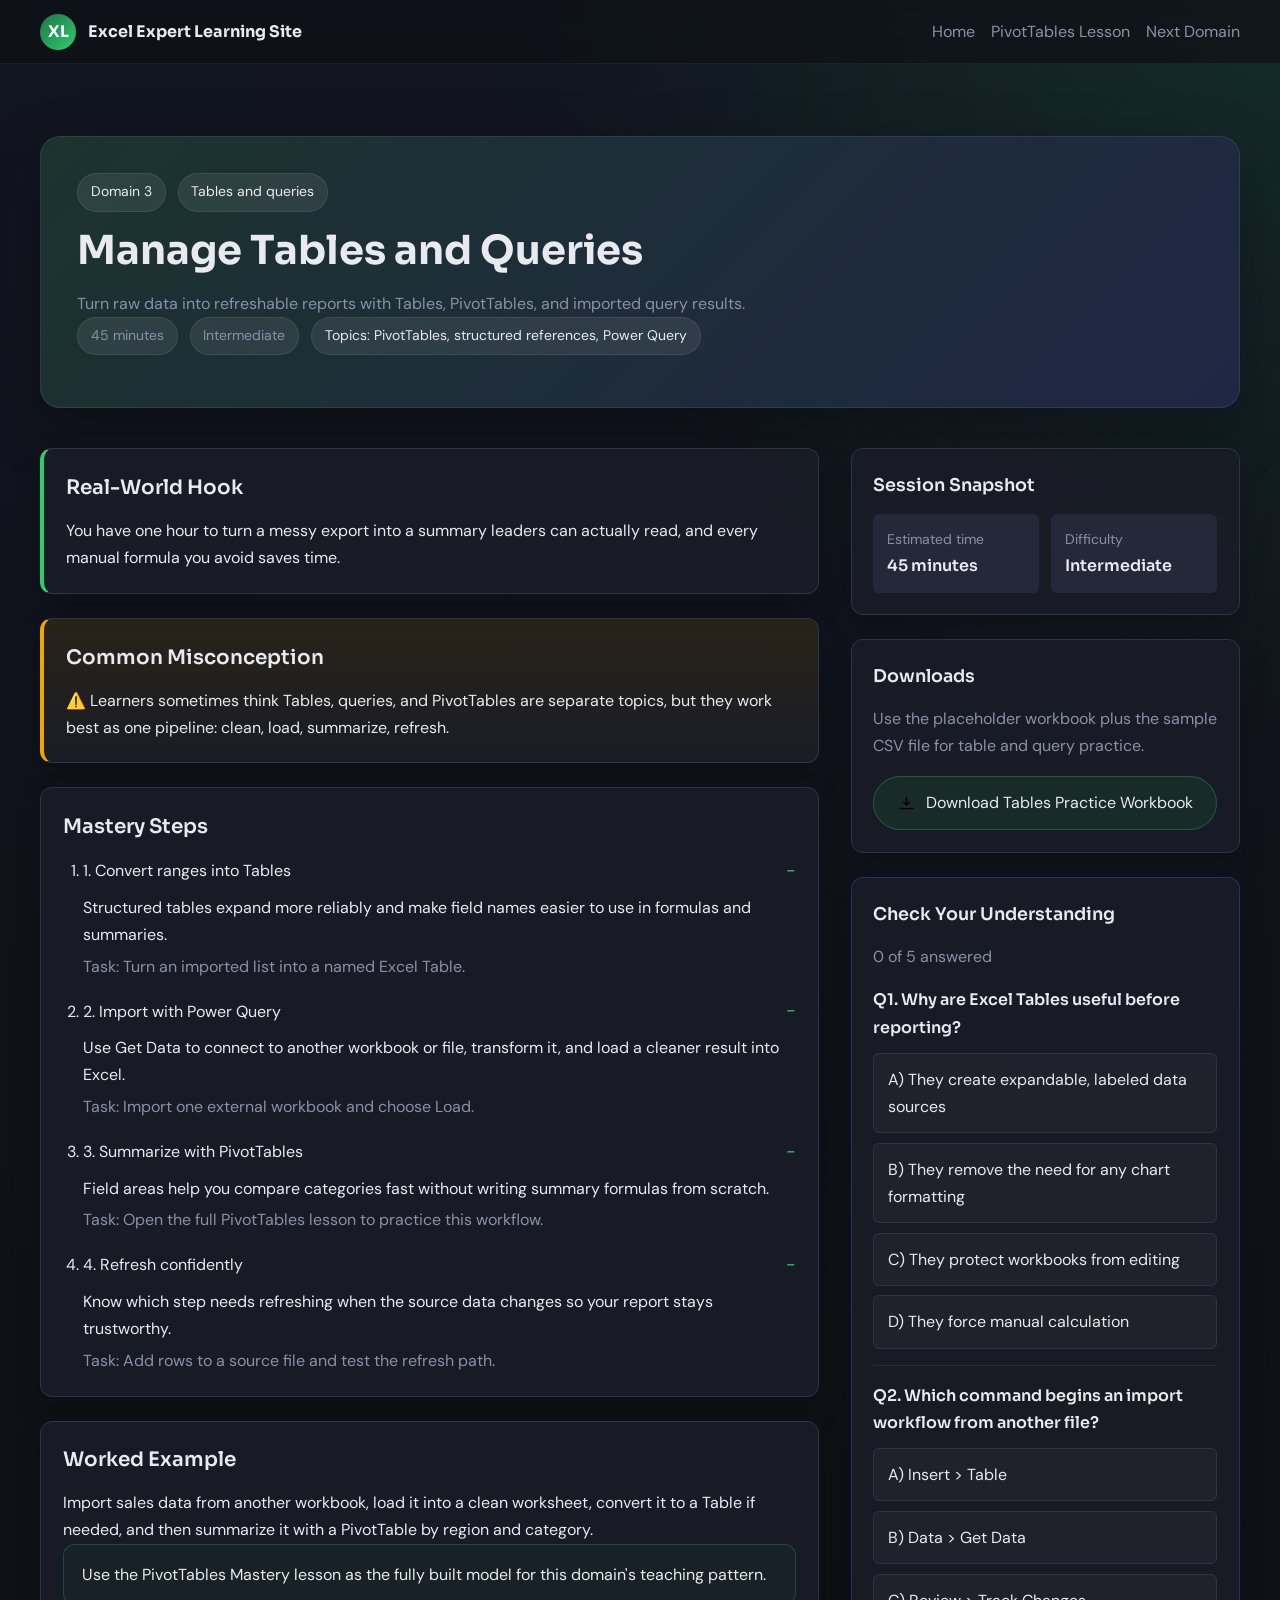
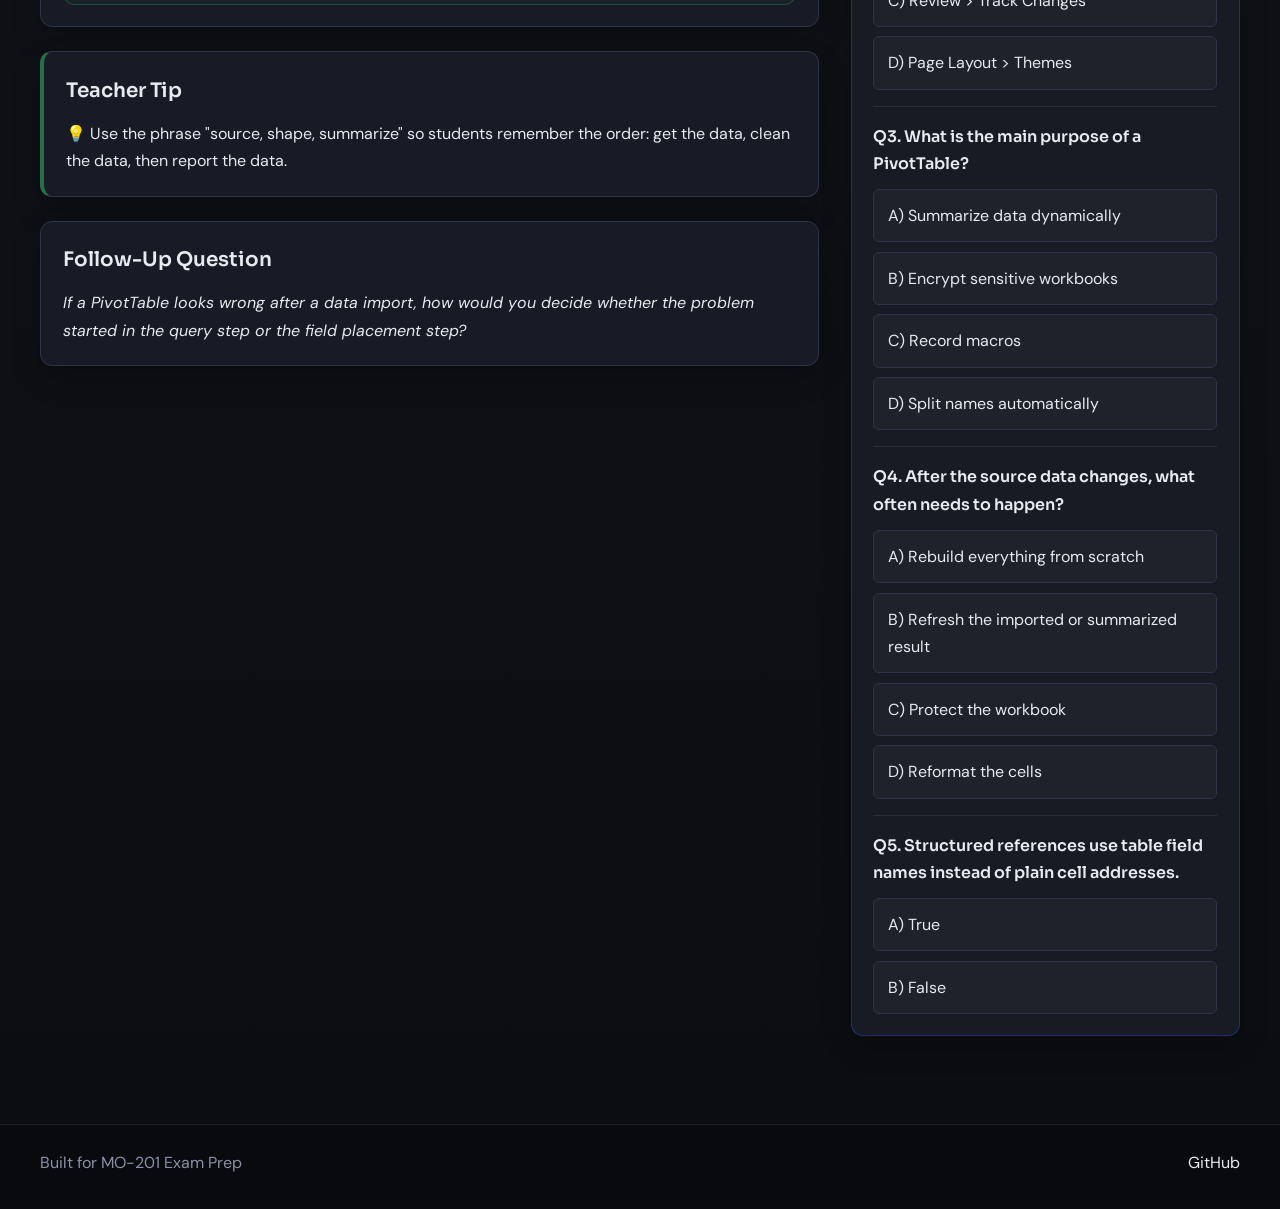
<file: site/domain-3-manage-tables-queries.html>
<!-- PLACEHOLDER -->
<!DOCTYPE html>
<html lang="en">
<head>
  <meta charset="utf-8">
  <meta name="viewport" content="width=device-width, initial-scale=1">
  <title>Domain 3 | Manage Tables and Queries</title>
  <meta name="description" content="Excel Expert prep for PivotTables, Power Query imports, structured references, and repeatable analysis workflows.">
  <meta property="og:title" content="Domain 3 | Manage Tables and Queries">
  <meta property="og:description" content="Learn how tables and queries support clean, refreshable reporting in Excel Expert tasks.">
  <meta property="og:type" content="article">
  <meta property="og:image" content="assets/images/domain-3-thumb-1200.png">
  <link href="https://fonts.googleapis.com/css2?family=DM+Sans:wght@400;500&family=JetBrains+Mono:wght@400&family=Sora:wght@400;600;700&display=swap" rel="stylesheet">
  <link rel="stylesheet" href="css/styles.css">
</head>
<body>
  <nav class="nav" aria-label="Main navigation"><div class="nav-inner"><a class="nav-brand" href="index.html"><span class="nav-brand-mark">XL</span><span>Excel Expert Learning Site</span></a><div class="nav-links"><a href="index.html">Home</a><a href="lesson-pivot-tables.html">PivotTables Lesson</a><a href="domain-4-manage-charts.html">Next Domain</a></div></div></nav>
  <header class="lesson-hero"><div class="page-wrap"><div class="lesson-hero-panel"><div class="breadcrumb"><span class="badge">Domain 3</span><span class="objective-chip">Tables and queries</span></div><h1>Manage Tables and Queries</h1><p><!-- CONTENT: Replace with objective text from Learning Directory row MO-201-3.x -->Turn raw data into refreshable reports with Tables, PivotTables, and imported query results.</p><div class="lesson-meta"><span class="chip-time">45 minutes</span><span class="chip-difficulty">Intermediate</span><span class="badge">Topics: PivotTables, structured references, Power Query</span></div></div></div></header>
  <main class="lesson-grid">
    <article class="lesson-content">
      <section class="hook" aria-labelledby="d3-hook"><h2 class="block-title" id="d3-hook">Real-World Hook</h2><p>You have one hour to turn a messy export into a summary leaders can actually read, and every manual formula you avoid saves time.</p></section>
      <section class="misconception" aria-labelledby="d3-mis"><h2 class="block-title" id="d3-mis">Common Misconception</h2><p>⚠️ Learners sometimes think Tables, queries, and PivotTables are separate topics, but they work best as one pipeline: clean, load, summarize, refresh.</p></section>
      <section class="mastery-steps" aria-labelledby="d3-steps"><h2 class="block-title" id="d3-steps">Mastery Steps</h2><ol>
        <li><button class="step-toggle" type="button" aria-expanded="true"><strong>1. Convert ranges into Tables</strong></button><div class="step-detail is-open"><p>Structured tables expand more reliably and make field names easier to use in formulas and summaries.</p><span class="step-meta">Task: Turn an imported list into a named Excel Table.</span></div></li>
        <li><button class="step-toggle" type="button" aria-expanded="true"><strong>2. Import with Power Query</strong></button><div class="step-detail is-open"><p>Use Get Data to connect to another workbook or file, transform it, and load a cleaner result into Excel.</p><span class="step-meta">Task: Import one external workbook and choose Load.</span></div></li>
        <li><button class="step-toggle" type="button" aria-expanded="true"><strong>3. Summarize with PivotTables</strong></button><div class="step-detail is-open"><p>Field areas help you compare categories fast without writing summary formulas from scratch.</p><span class="step-meta">Task: Open the full PivotTables lesson to practice this workflow.</span></div></li>
        <li><button class="step-toggle" type="button" aria-expanded="true"><strong>4. Refresh confidently</strong></button><div class="step-detail is-open"><p>Know which step needs refreshing when the source data changes so your report stays trustworthy.</p><span class="step-meta">Task: Add rows to a source file and test the refresh path.</span></div></li>
      </ol></section>
      <section class="worked-example" aria-labelledby="d3-example"><h2 class="block-title" id="d3-example">Worked Example</h2><p>Import sales data from another workbook, load it into a clean worksheet, convert it to a Table if needed, and then summarize it with a PivotTable by region and category.</p><div class="callout"><p>Use <a href="lesson-pivot-tables.html">the PivotTables Mastery lesson</a> as the fully built model for this domain's teaching pattern.</p></div></section>
      <section class="teacher-tip" aria-labelledby="d3-tip"><h2 class="block-title" id="d3-tip">Teacher Tip</h2><p>💡 Use the phrase "source, shape, summarize" so students remember the order: get the data, clean the data, then report the data.</p></section>
      <section class="follow-up" aria-labelledby="d3-follow"><h2 class="block-title" id="d3-follow">Follow-Up Question</h2><p><em>If a PivotTable looks wrong after a data import, how would you decide whether the problem started in the query step or the field placement step?</em></p></section>
    </article>
    <aside class="lesson-sidebar">
      <section class="difficulty-card" aria-labelledby="d3-snap"><h2 id="d3-snap">Session Snapshot</h2><div class="stat-row"><div class="stat-box"><span>Estimated time</span><strong>45 minutes</strong></div><div class="stat-box"><span>Difficulty</span><strong>Intermediate</strong></div></div></section>
      <section class="downloads" aria-labelledby="d3-downloads"><h2 id="d3-downloads">Downloads</h2><p>Use the placeholder workbook plus the sample CSV file for table and query practice.</p><a class="btn-download" href="assets/workbooks/manage-tables-practice.xlsx" download aria-label="Download manage tables practice workbook (Excel .xlsx)"><img src="assets/svg/icon-download.svg" alt="Download icon"><span>Download Tables Practice Workbook</span></a></section>
      <section class="quiz" aria-labelledby="d3-quiz"><h2 id="d3-quiz">Check Your Understanding</h2><p class="quiz-status">0 of 5 answered</p>
        <section class="quiz-question" id="d3-q1" role="radiogroup" aria-labelledby="d3-q1-label"><h3 id="d3-q1-label">Q1. Why are Excel Tables useful before reporting?</h3><div class="quiz-options"><button class="quiz-option" type="button" data-correct="true" data-feedback="Correct. Tables expand cleanly and provide structured field names for later steps.">A) They create expandable, labeled data sources</button><button class="quiz-option" type="button" data-correct="false" data-feedback="Charts can be made from ranges too; that is not the main reason here.">B) They remove the need for any chart formatting</button><button class="quiz-option" type="button" data-correct="false" data-feedback="Tables do not automatically lock cells.">C) They protect workbooks from editing</button><button class="quiz-option" type="button" data-correct="false" data-feedback="Tables do not replace calculation mode settings.">D) They force manual calculation</button></div><p class="quiz-feedback" aria-live="polite"></p></section>
        <section class="quiz-question" id="d3-q2" role="radiogroup" aria-labelledby="d3-q2-label"><h3 id="d3-q2-label">Q2. Which command begins an import workflow from another file?</h3><div class="quiz-options"><button class="quiz-option" type="button" data-correct="false" data-feedback="Insert Table creates a table from existing cells, not an external import.">A) Insert &gt; Table</button><button class="quiz-option" type="button" data-correct="true" data-feedback="Correct. Get Data starts the Power Query style import path.">B) Data &gt; Get Data</button><button class="quiz-option" type="button" data-correct="false" data-feedback="Review tabs are unrelated to imports.">C) Review &gt; Track Changes</button><button class="quiz-option" type="button" data-correct="false" data-feedback="Page Layout does not import source files.">D) Page Layout &gt; Themes</button></div><p class="quiz-feedback" aria-live="polite"></p></section>
        <section class="quiz-question" id="d3-q3" role="radiogroup" aria-labelledby="d3-q3-label"><h3 id="d3-q3-label">Q3. What is the main purpose of a PivotTable?</h3><div class="quiz-options"><button class="quiz-option" type="button" data-correct="true" data-feedback="Correct. PivotTables summarize and rearrange categories without rewriting your source data.">A) Summarize data dynamically</button><button class="quiz-option" type="button" data-correct="false" data-feedback="PivotTables do not primarily encrypt workbooks.">B) Encrypt sensitive workbooks</button><button class="quiz-option" type="button" data-correct="false" data-feedback="PivotTables do not replace VBA macros.">C) Record macros</button><button class="quiz-option" type="button" data-correct="false" data-feedback="Flash Fill is the feature for pattern extraction.">D) Split names automatically</button></div><p class="quiz-feedback" aria-live="polite"></p></section>
        <section class="quiz-question" id="d3-q4" role="radiogroup" aria-labelledby="d3-q4-label"><h3 id="d3-q4-label">Q4. After the source data changes, what often needs to happen?</h3><div class="quiz-options"><button class="quiz-option" type="button" data-correct="false" data-feedback="Recreating the report is usually unnecessary.">A) Rebuild everything from scratch</button><button class="quiz-option" type="button" data-correct="true" data-feedback="Correct. Queries and PivotTables may need a refresh to reflect new source data.">B) Refresh the imported or summarized result</button><button class="quiz-option" type="button" data-correct="false" data-feedback="Protecting the sheet does not update the report.">C) Protect the workbook</button><button class="quiz-option" type="button" data-correct="false" data-feedback="Changing fonts does not update data.">D) Reformat the cells</button></div><p class="quiz-feedback" aria-live="polite"></p></section>
        <section class="quiz-question" id="d3-q5" role="radiogroup" aria-labelledby="d3-q5-label"><h3 id="d3-q5-label">Q5. Structured references use table field names instead of plain cell addresses.</h3><div class="quiz-options"><button class="quiz-option" type="button" data-correct="true" data-feedback="Correct. Structured references make formulas more readable and resilient.">A) True</button><button class="quiz-option" type="button" data-correct="false" data-feedback="False is incorrect because this is exactly what structured references do.">B) False</button></div><p class="quiz-feedback" aria-live="polite"></p></section>
        <p class="quiz-summary" hidden></p>
      </section>
    </aside>
  </main>
  <footer class="footer"><div class="footer-inner"><p>Built for MO-201 Exam Prep</p><a href="https://github.com/" target="_blank" rel="noreferrer">GitHub</a></div></footer>
  <script src="js/app.js"></script>
</body>
</html>
</file>
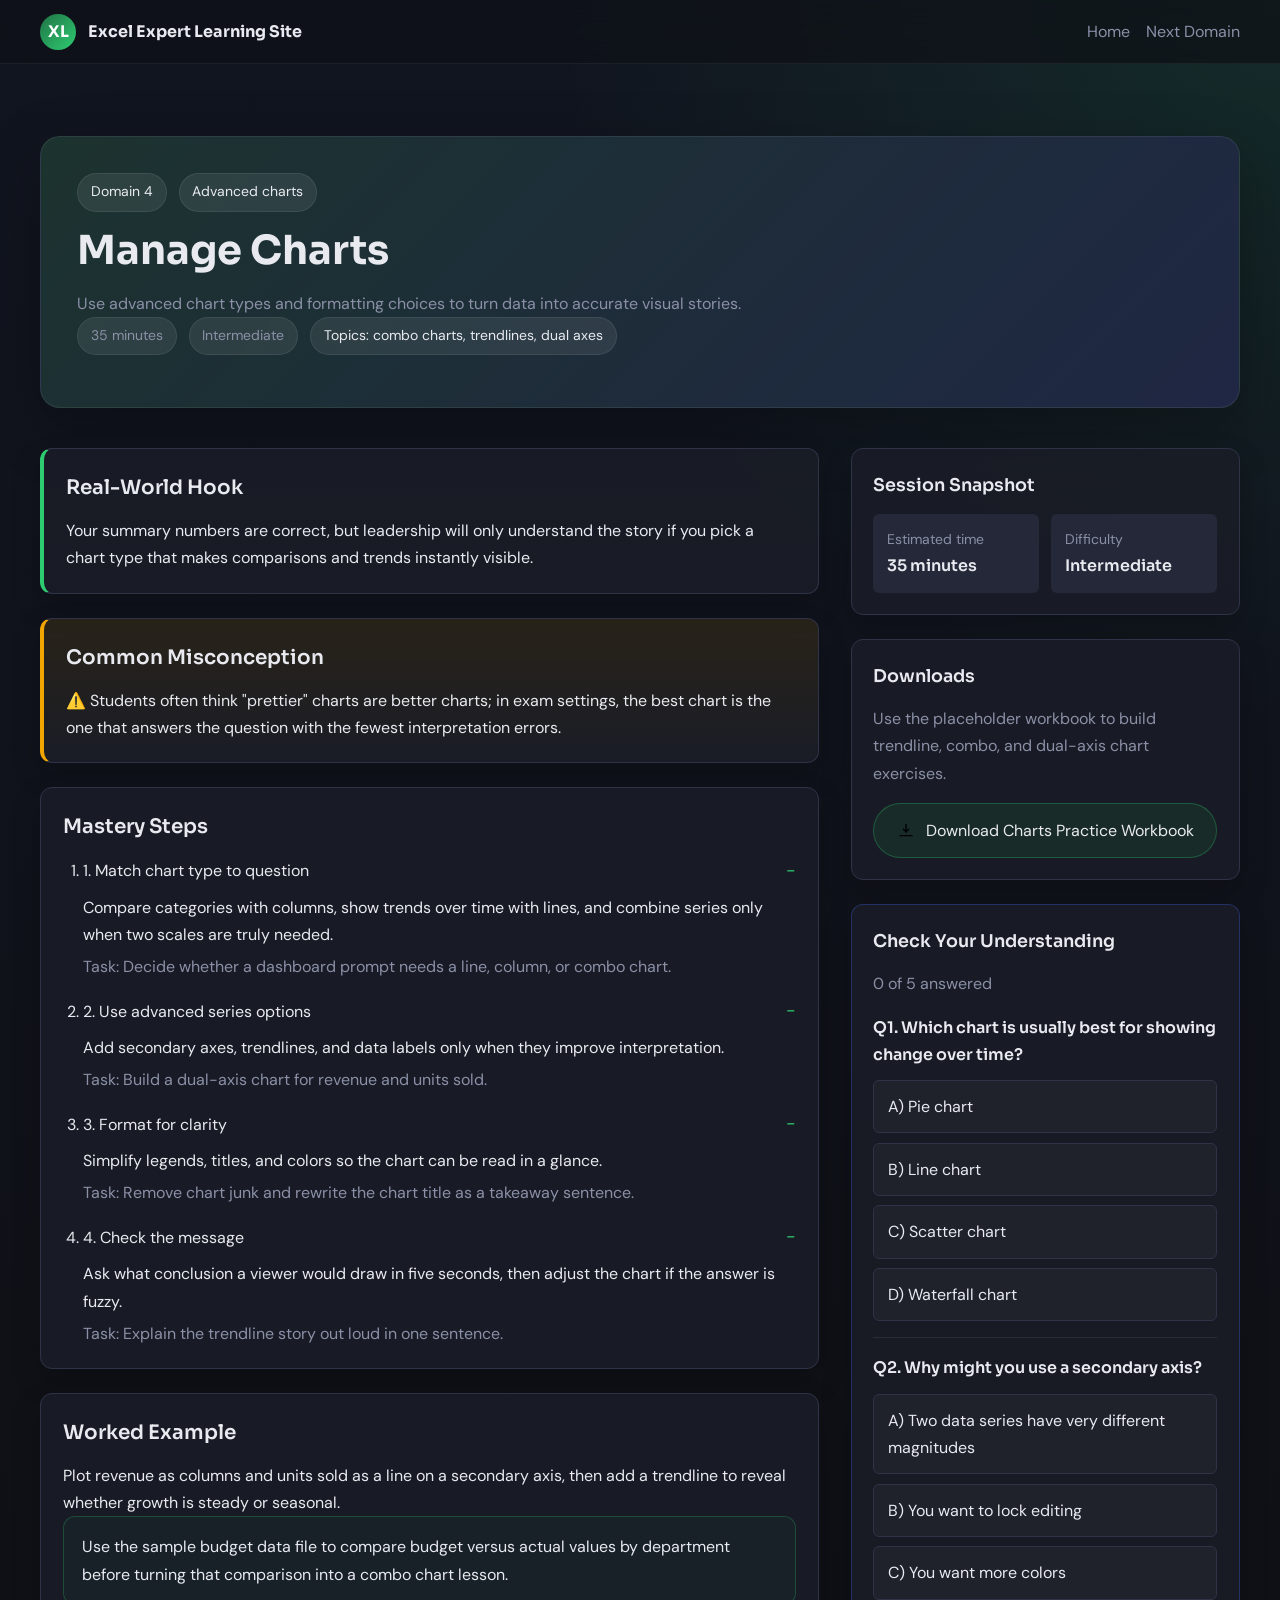
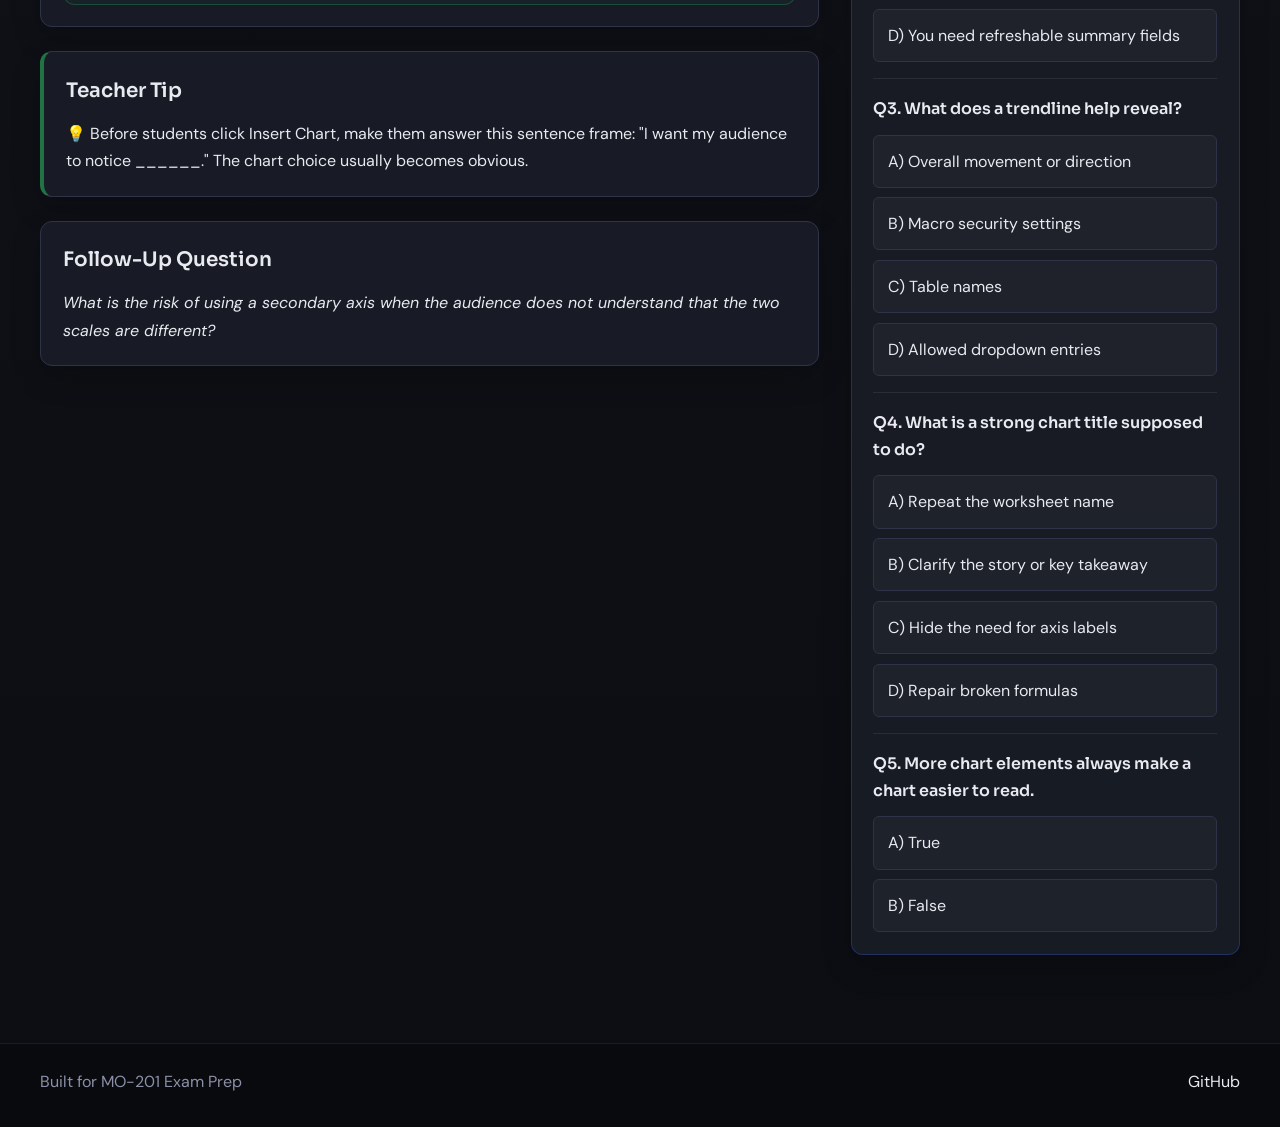
<file: site/domain-4-manage-charts.html>
<!-- PLACEHOLDER -->
<!DOCTYPE html>
<html lang="en">
<head>
  <meta charset="utf-8">
  <meta name="viewport" content="width=device-width, initial-scale=1">
  <title>Domain 4 | Manage Charts</title>
  <meta name="description" content="Excel Expert prep for advanced charts, combo charts, trendlines, chart formatting, and interpretation.">
  <meta property="og:title" content="Domain 4 | Manage Charts">
  <meta property="og:description" content="Learn how to choose, format, and refine charts for expert-level Excel reporting tasks.">
  <meta property="og:type" content="article">
  <meta property="og:image" content="assets/images/domain-4-thumb-1200.png">
  <link href="https://fonts.googleapis.com/css2?family=DM+Sans:wght@400;500&family=JetBrains+Mono:wght@400&family=Sora:wght@400;600;700&display=swap" rel="stylesheet">
  <link rel="stylesheet" href="css/styles.css">
</head>
<body>
  <nav class="nav" aria-label="Main navigation"><div class="nav-inner"><a class="nav-brand" href="index.html"><span class="nav-brand-mark">XL</span><span>Excel Expert Learning Site</span></a><div class="nav-links"><a href="index.html">Home</a><a href="domain-5-manage-formulas.html">Next Domain</a></div></div></nav>
  <header class="lesson-hero"><div class="page-wrap"><div class="lesson-hero-panel"><div class="breadcrumb"><span class="badge">Domain 4</span><span class="objective-chip">Advanced charts</span></div><h1>Manage Charts</h1><p><!-- CONTENT: Replace with objective text from Learning Directory row MO-201-4.x -->Use advanced chart types and formatting choices to turn data into accurate visual stories.</p><div class="lesson-meta"><span class="chip-time">35 minutes</span><span class="chip-difficulty">Intermediate</span><span class="badge">Topics: combo charts, trendlines, dual axes</span></div></div></div></header>
  <main class="lesson-grid">
    <article class="lesson-content">
      <section class="hook" aria-labelledby="d4-hook"><h2 class="block-title" id="d4-hook">Real-World Hook</h2><p>Your summary numbers are correct, but leadership will only understand the story if you pick a chart type that makes comparisons and trends instantly visible.</p></section>
      <section class="misconception" aria-labelledby="d4-mis"><h2 class="block-title" id="d4-mis">Common Misconception</h2><p>⚠️ Students often think "prettier" charts are better charts; in exam settings, the best chart is the one that answers the question with the fewest interpretation errors.</p></section>
      <section class="mastery-steps" aria-labelledby="d4-steps"><h2 class="block-title" id="d4-steps">Mastery Steps</h2><ol>
        <li><button class="step-toggle" type="button" aria-expanded="true"><strong>1. Match chart type to question</strong></button><div class="step-detail is-open"><p>Compare categories with columns, show trends over time with lines, and combine series only when two scales are truly needed.</p><span class="step-meta">Task: Decide whether a dashboard prompt needs a line, column, or combo chart.</span></div></li>
        <li><button class="step-toggle" type="button" aria-expanded="true"><strong>2. Use advanced series options</strong></button><div class="step-detail is-open"><p>Add secondary axes, trendlines, and data labels only when they improve interpretation.</p><span class="step-meta">Task: Build a dual-axis chart for revenue and units sold.</span></div></li>
        <li><button class="step-toggle" type="button" aria-expanded="true"><strong>3. Format for clarity</strong></button><div class="step-detail is-open"><p>Simplify legends, titles, and colors so the chart can be read in a glance.</p><span class="step-meta">Task: Remove chart junk and rewrite the chart title as a takeaway sentence.</span></div></li>
        <li><button class="step-toggle" type="button" aria-expanded="true"><strong>4. Check the message</strong></button><div class="step-detail is-open"><p>Ask what conclusion a viewer would draw in five seconds, then adjust the chart if the answer is fuzzy.</p><span class="step-meta">Task: Explain the trendline story out loud in one sentence.</span></div></li>
      </ol></section>
      <section class="worked-example" aria-labelledby="d4-example"><h2 class="block-title" id="d4-example">Worked Example</h2><p>Plot revenue as columns and units sold as a line on a secondary axis, then add a trendline to reveal whether growth is steady or seasonal.</p><div class="callout"><p>Use the sample budget data file to compare budget versus actual values by department before turning that comparison into a combo chart lesson.</p></div></section>
      <section class="teacher-tip" aria-labelledby="d4-tip"><h2 class="block-title" id="d4-tip">Teacher Tip</h2><p>💡 Before students click Insert Chart, make them answer this sentence frame: "I want my audience to notice ______." The chart choice usually becomes obvious.</p></section>
      <section class="follow-up" aria-labelledby="d4-follow"><h2 class="block-title" id="d4-follow">Follow-Up Question</h2><p><em>What is the risk of using a secondary axis when the audience does not understand that the two scales are different?</em></p></section>
    </article>
    <aside class="lesson-sidebar">
      <section class="difficulty-card" aria-labelledby="d4-snap"><h2 id="d4-snap">Session Snapshot</h2><div class="stat-row"><div class="stat-box"><span>Estimated time</span><strong>35 minutes</strong></div><div class="stat-box"><span>Difficulty</span><strong>Intermediate</strong></div></div></section>
      <section class="downloads" aria-labelledby="d4-downloads"><h2 id="d4-downloads">Downloads</h2><p>Use the placeholder workbook to build trendline, combo, and dual-axis chart exercises.</p><a class="btn-download" href="assets/workbooks/manage-charts-practice.xlsx" download aria-label="Download manage charts practice workbook (Excel .xlsx)"><img src="assets/svg/icon-download.svg" alt="Download icon"><span>Download Charts Practice Workbook</span></a></section>
      <section class="quiz" aria-labelledby="d4-quiz"><h2 id="d4-quiz">Check Your Understanding</h2><p class="quiz-status">0 of 5 answered</p>
        <section class="quiz-question" id="d4-q1" role="radiogroup" aria-labelledby="d4-q1-label"><h3 id="d4-q1-label">Q1. Which chart is usually best for showing change over time?</h3><div class="quiz-options"><button class="quiz-option" type="button" data-correct="false" data-feedback="Pie charts show parts of a whole, not time trends well.">A) Pie chart</button><button class="quiz-option" type="button" data-correct="true" data-feedback="Correct. Line charts are commonly best for time-based trends.">B) Line chart</button><button class="quiz-option" type="button" data-correct="false" data-feedback="A scatter chart can show relationships, but it is not the usual first choice for simple time trends.">C) Scatter chart</button><button class="quiz-option" type="button" data-correct="false" data-feedback="Waterfall charts serve a different purpose.">D) Waterfall chart</button></div><p class="quiz-feedback" aria-live="polite"></p></section>
        <section class="quiz-question" id="d4-q2" role="radiogroup" aria-labelledby="d4-q2-label"><h3 id="d4-q2-label">Q2. Why might you use a secondary axis?</h3><div class="quiz-options"><button class="quiz-option" type="button" data-correct="true" data-feedback="Correct. It helps when two series use very different scales.">A) Two data series have very different magnitudes</button><button class="quiz-option" type="button" data-correct="false" data-feedback="Secondary axes do not protect sheets.">B) You want to lock editing</button><button class="quiz-option" type="button" data-correct="false" data-feedback="A secondary axis does not automatically improve color contrast.">C) You want more colors</button><button class="quiz-option" type="button" data-correct="false" data-feedback="It does not convert the chart into a PivotTable.">D) You need refreshable summary fields</button></div><p class="quiz-feedback" aria-live="polite"></p></section>
        <section class="quiz-question" id="d4-q3" role="radiogroup" aria-labelledby="d4-q3-label"><h3 id="d4-q3-label">Q3. What does a trendline help reveal?</h3><div class="quiz-options"><button class="quiz-option" type="button" data-correct="true" data-feedback="Correct. Trendlines help viewers notice the overall direction of the data.">A) Overall movement or direction</button><button class="quiz-option" type="button" data-correct="false" data-feedback="Trendlines do not add workbook security.">B) Macro security settings</button><button class="quiz-option" type="button" data-correct="false" data-feedback="Trendlines do not rename tables.">C) Table names</button><button class="quiz-option" type="button" data-correct="false" data-feedback="Trendlines do not perform data validation.">D) Allowed dropdown entries</button></div><p class="quiz-feedback" aria-live="polite"></p></section>
        <section class="quiz-question" id="d4-q4" role="radiogroup" aria-labelledby="d4-q4-label"><h3 id="d4-q4-label">Q4. What is a strong chart title supposed to do?</h3><div class="quiz-options"><button class="quiz-option" type="button" data-correct="false" data-feedback="Generic titles waste a chance to guide interpretation.">A) Repeat the worksheet name</button><button class="quiz-option" type="button" data-correct="true" data-feedback="Correct. A strong title tells the audience what the chart is about or what they should notice.">B) Clarify the story or key takeaway</button><button class="quiz-option" type="button" data-correct="false" data-feedback="This is not the main purpose of a chart title.">C) Hide the need for axis labels</button><button class="quiz-option" type="button" data-correct="false" data-feedback="Titles do not fix bad source data.">D) Repair broken formulas</button></div><p class="quiz-feedback" aria-live="polite"></p></section>
        <section class="quiz-question" id="d4-q5" role="radiogroup" aria-labelledby="d4-q5-label"><h3 id="d4-q5-label">Q5. More chart elements always make a chart easier to read.</h3><div class="quiz-options"><button class="quiz-option" type="button" data-correct="false" data-feedback="Incorrect. Extra labels and formatting can create clutter.">A) True</button><button class="quiz-option" type="button" data-correct="true" data-feedback="Correct. Only keep elements that improve interpretation.">B) False</button></div><p class="quiz-feedback" aria-live="polite"></p></section>
        <p class="quiz-summary" hidden></p>
      </section>
    </aside>
  </main>
  <footer class="footer"><div class="footer-inner"><p>Built for MO-201 Exam Prep</p><a href="https://github.com/" target="_blank" rel="noreferrer">GitHub</a></div></footer>
  <script src="js/app.js"></script>
</body>
</html>
</file>
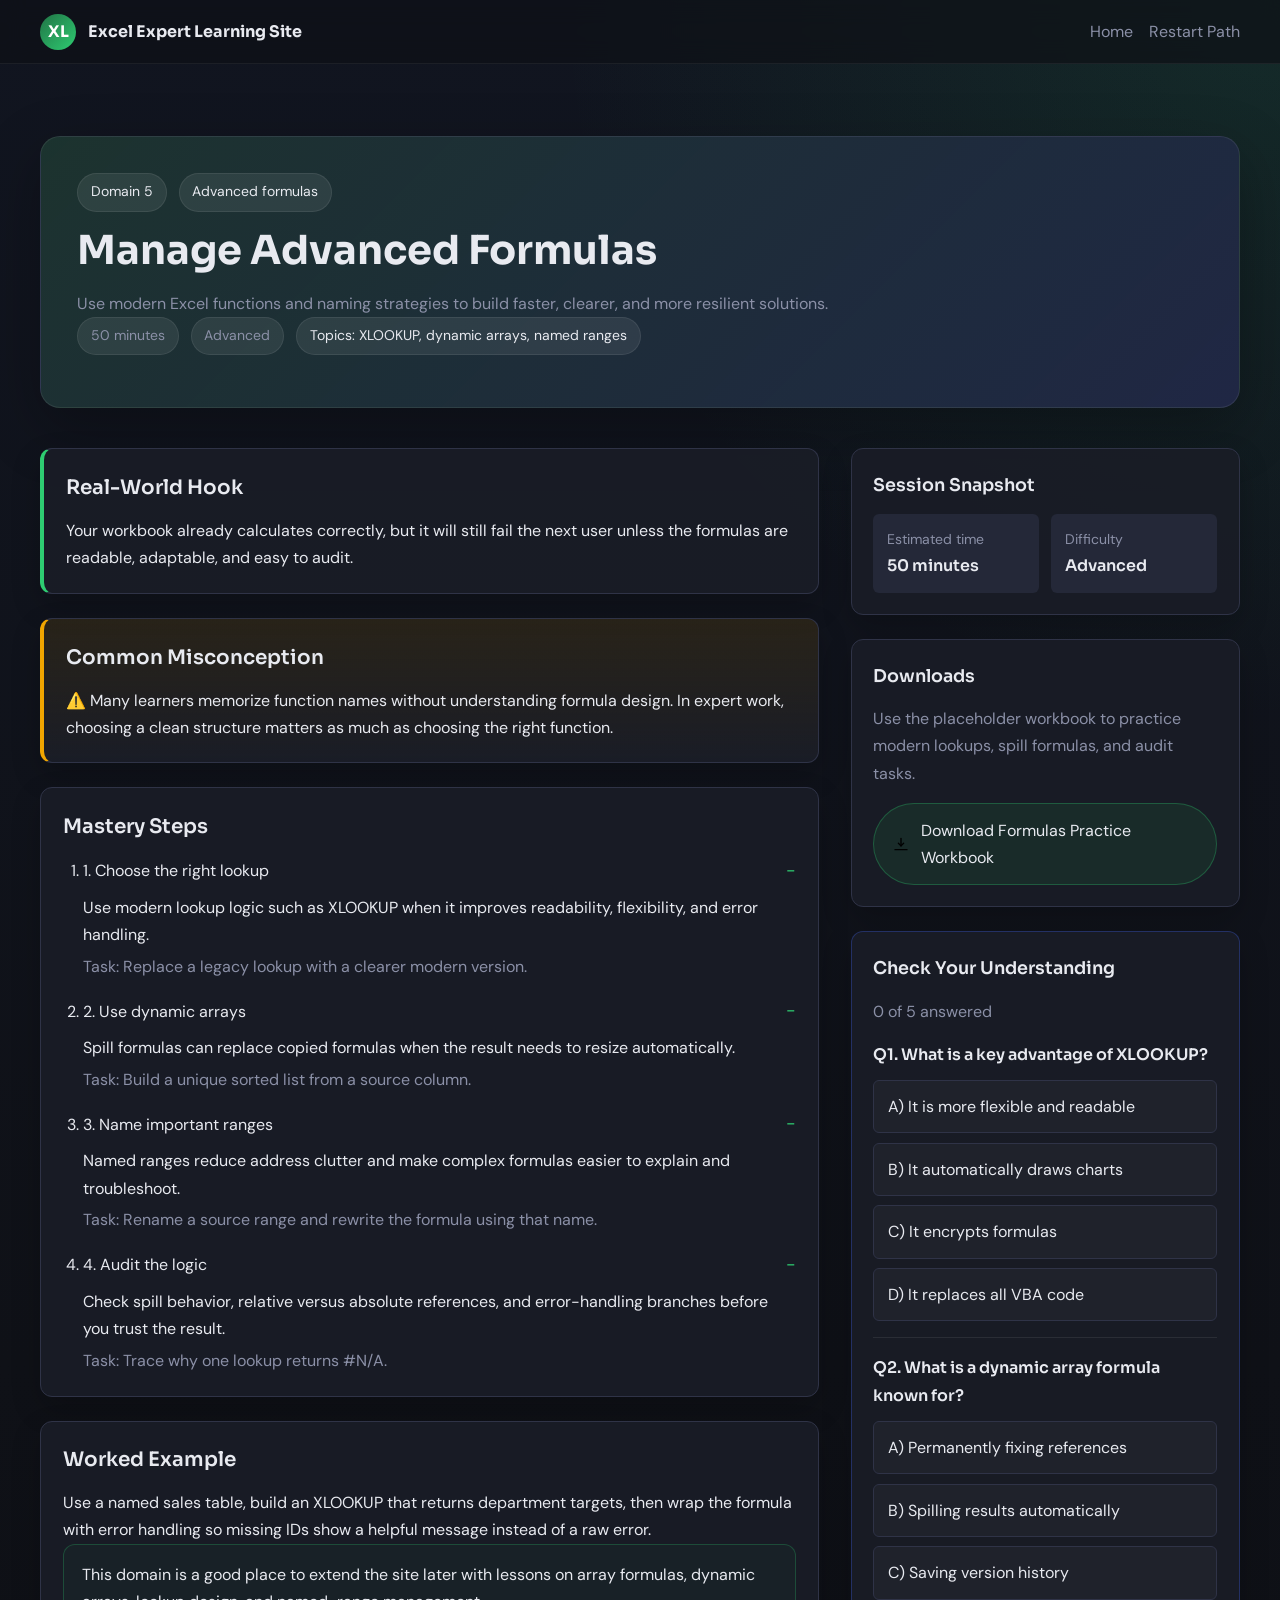
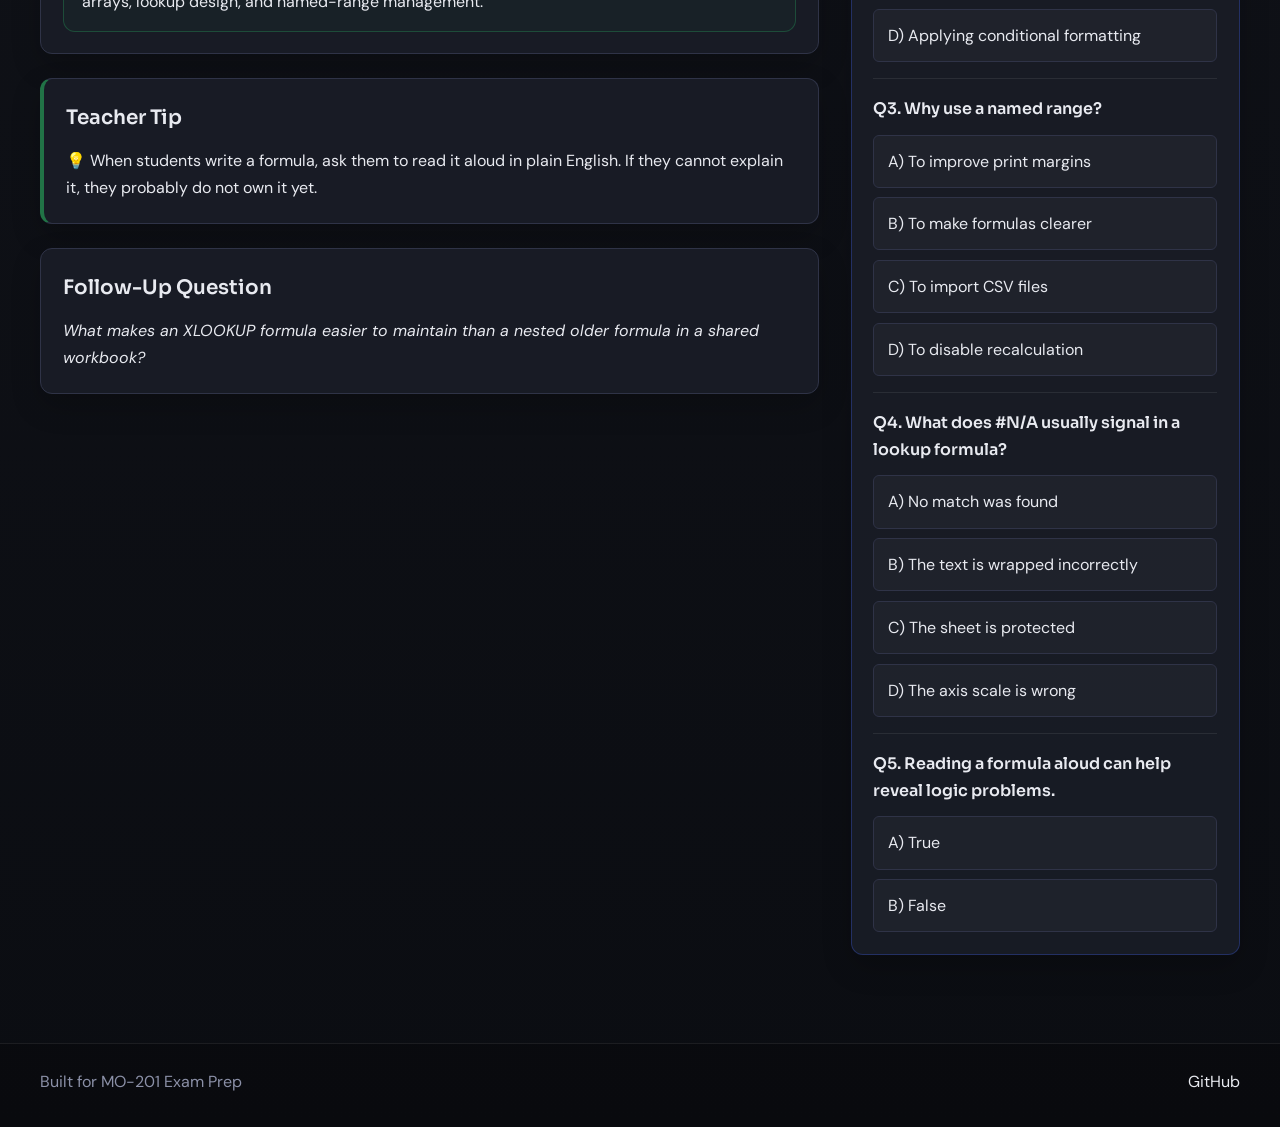
<file: site/domain-5-manage-formulas.html>
<!-- PLACEHOLDER -->
<!DOCTYPE html>
<html lang="en">
<head>
  <meta charset="utf-8">
  <meta name="viewport" content="width=device-width, initial-scale=1">
  <title>Domain 5 | Manage Formulas</title>
  <meta name="description" content="Excel Expert prep for advanced formulas, dynamic arrays, XLOOKUP, named ranges, and formula auditing strategies.">
  <meta property="og:title" content="Domain 5 | Manage Formulas">
  <meta property="og:description" content="Practice advanced lookup logic, spill formulas, and reusable named ranges for Excel Expert tasks.">
  <meta property="og:type" content="article">
  <meta property="og:image" content="assets/images/domain-5-thumb-1200.png">
  <link href="https://fonts.googleapis.com/css2?family=DM+Sans:wght@400;500&family=JetBrains+Mono:wght@400&family=Sora:wght@400;600;700&display=swap" rel="stylesheet">
  <link rel="stylesheet" href="css/styles.css">
</head>
<body>
  <nav class="nav" aria-label="Main navigation"><div class="nav-inner"><a class="nav-brand" href="index.html"><span class="nav-brand-mark">XL</span><span>Excel Expert Learning Site</span></a><div class="nav-links"><a href="index.html">Home</a><a href="domain-1-manage-workbooks.html">Restart Path</a></div></div></nav>
  <header class="lesson-hero"><div class="page-wrap"><div class="lesson-hero-panel"><div class="breadcrumb"><span class="badge">Domain 5</span><span class="objective-chip">Advanced formulas</span></div><h1>Manage Advanced Formulas</h1><p><!-- CONTENT: Replace with objective text from Learning Directory row MO-201-5.x -->Use modern Excel functions and naming strategies to build faster, clearer, and more resilient solutions.</p><div class="lesson-meta"><span class="chip-time">50 minutes</span><span class="chip-difficulty">Advanced</span><span class="badge">Topics: XLOOKUP, dynamic arrays, named ranges</span></div></div></div></header>
  <main class="lesson-grid">
    <article class="lesson-content">
      <section class="hook" aria-labelledby="d5-hook"><h2 class="block-title" id="d5-hook">Real-World Hook</h2><p>Your workbook already calculates correctly, but it will still fail the next user unless the formulas are readable, adaptable, and easy to audit.</p></section>
      <section class="misconception" aria-labelledby="d5-mis"><h2 class="block-title" id="d5-mis">Common Misconception</h2><p>⚠️ Many learners memorize function names without understanding formula design. In expert work, choosing a clean structure matters as much as choosing the right function.</p></section>
      <section class="mastery-steps" aria-labelledby="d5-steps"><h2 class="block-title" id="d5-steps">Mastery Steps</h2><ol>
        <li><button class="step-toggle" type="button" aria-expanded="true"><strong>1. Choose the right lookup</strong></button><div class="step-detail is-open"><p>Use modern lookup logic such as <code>XLOOKUP</code> when it improves readability, flexibility, and error handling.</p><span class="step-meta">Task: Replace a legacy lookup with a clearer modern version.</span></div></li>
        <li><button class="step-toggle" type="button" aria-expanded="true"><strong>2. Use dynamic arrays</strong></button><div class="step-detail is-open"><p>Spill formulas can replace copied formulas when the result needs to resize automatically.</p><span class="step-meta">Task: Build a unique sorted list from a source column.</span></div></li>
        <li><button class="step-toggle" type="button" aria-expanded="true"><strong>3. Name important ranges</strong></button><div class="step-detail is-open"><p>Named ranges reduce address clutter and make complex formulas easier to explain and troubleshoot.</p><span class="step-meta">Task: Rename a source range and rewrite the formula using that name.</span></div></li>
        <li><button class="step-toggle" type="button" aria-expanded="true"><strong>4. Audit the logic</strong></button><div class="step-detail is-open"><p>Check spill behavior, relative versus absolute references, and error-handling branches before you trust the result.</p><span class="step-meta">Task: Trace why one lookup returns <code>#N/A</code>.</span></div></li>
      </ol></section>
      <section class="worked-example" aria-labelledby="d5-example"><h2 class="block-title" id="d5-example">Worked Example</h2><p>Use a named sales table, build an <code>XLOOKUP</code> that returns department targets, then wrap the formula with error handling so missing IDs show a helpful message instead of a raw error.</p><div class="callout"><p>This domain is a good place to extend the site later with lessons on array formulas, dynamic arrays, lookup design, and named-range management.</p></div></section>
      <section class="teacher-tip" aria-labelledby="d5-tip"><h2 class="block-title" id="d5-tip">Teacher Tip</h2><p>💡 When students write a formula, ask them to read it aloud in plain English. If they cannot explain it, they probably do not own it yet.</p></section>
      <section class="follow-up" aria-labelledby="d5-follow"><h2 class="block-title" id="d5-follow">Follow-Up Question</h2><p><em>What makes an <code>XLOOKUP</code> formula easier to maintain than a nested older formula in a shared workbook?</em></p></section>
    </article>
    <aside class="lesson-sidebar">
      <section class="difficulty-card" aria-labelledby="d5-snap"><h2 id="d5-snap">Session Snapshot</h2><div class="stat-row"><div class="stat-box"><span>Estimated time</span><strong>50 minutes</strong></div><div class="stat-box"><span>Difficulty</span><strong>Advanced</strong></div></div></section>
      <section class="downloads" aria-labelledby="d5-downloads"><h2 id="d5-downloads">Downloads</h2><p>Use the placeholder workbook to practice modern lookups, spill formulas, and audit tasks.</p><a class="btn-download" href="assets/workbooks/manage-formulas-practice.xlsx" download aria-label="Download manage formulas practice workbook (Excel .xlsx)"><img src="assets/svg/icon-download.svg" alt="Download icon"><span>Download Formulas Practice Workbook</span></a></section>
      <section class="quiz" aria-labelledby="d5-quiz"><h2 id="d5-quiz">Check Your Understanding</h2><p class="quiz-status">0 of 5 answered</p>
        <section class="quiz-question" id="d5-q1" role="radiogroup" aria-labelledby="d5-q1-label"><h3 id="d5-q1-label">Q1. What is a key advantage of <code>XLOOKUP</code>?</h3><div class="quiz-options"><button class="quiz-option" type="button" data-correct="true" data-feedback="Correct. XLOOKUP is flexible and easier to read than many older lookup patterns.">A) It is more flexible and readable</button><button class="quiz-option" type="button" data-correct="false" data-feedback="XLOOKUP does not create charts.">B) It automatically draws charts</button><button class="quiz-option" type="button" data-correct="false" data-feedback="XLOOKUP does not protect worksheets.">C) It encrypts formulas</button><button class="quiz-option" type="button" data-correct="false" data-feedback="Macros and lookups are separate tools.">D) It replaces all VBA code</button></div><p class="quiz-feedback" aria-live="polite"></p></section>
        <section class="quiz-question" id="d5-q2" role="radiogroup" aria-labelledby="d5-q2-label"><h3 id="d5-q2-label">Q2. What is a dynamic array formula known for?</h3><div class="quiz-options"><button class="quiz-option" type="button" data-correct="false" data-feedback="Dynamic arrays do not mainly lock references.">A) Permanently fixing references</button><button class="quiz-option" type="button" data-correct="true" data-feedback="Correct. Dynamic arrays spill results into neighboring cells automatically.">B) Spilling results automatically</button><button class="quiz-option" type="button" data-correct="false" data-feedback="Dynamic arrays do not create workbook versions.">C) Saving version history</button><button class="quiz-option" type="button" data-correct="false" data-feedback="They do not turn text green by themselves.">D) Applying conditional formatting</button></div><p class="quiz-feedback" aria-live="polite"></p></section>
        <section class="quiz-question" id="d5-q3" role="radiogroup" aria-labelledby="d5-q3-label"><h3 id="d5-q3-label">Q3. Why use a named range?</h3><div class="quiz-options"><button class="quiz-option" type="button" data-correct="false" data-feedback="Named ranges do not mainly control printing.">A) To improve print margins</button><button class="quiz-option" type="button" data-correct="true" data-feedback="Correct. Named ranges make formulas easier to read and manage.">B) To make formulas clearer</button><button class="quiz-option" type="button" data-correct="false" data-feedback="Named ranges do not automatically refresh queries.">C) To import CSV files</button><button class="quiz-option" type="button" data-correct="false" data-feedback="They do not remove the need for calculation.">D) To disable recalculation</button></div><p class="quiz-feedback" aria-live="polite"></p></section>
        <section class="quiz-question" id="d5-q4" role="radiogroup" aria-labelledby="d5-q4-label"><h3 id="d5-q4-label">Q4. What does <code>#N/A</code> usually signal in a lookup formula?</h3><div class="quiz-options"><button class="quiz-option" type="button" data-correct="true" data-feedback="Correct. It often means the lookup could not find a matching value.">A) No match was found</button><button class="quiz-option" type="button" data-correct="false" data-feedback="Text wrapping is unrelated.">B) The text is wrapped incorrectly</button><button class="quiz-option" type="button" data-correct="false" data-feedback="Sheet protection does not cause #N/A by itself.">C) The sheet is protected</button><button class="quiz-option" type="button" data-correct="false" data-feedback="Chart axes are unrelated to lookup errors.">D) The axis scale is wrong</button></div><p class="quiz-feedback" aria-live="polite"></p></section>
        <section class="quiz-question" id="d5-q5" role="radiogroup" aria-labelledby="d5-q5-label"><h3 id="d5-q5-label">Q5. Reading a formula aloud can help reveal logic problems.</h3><div class="quiz-options"><button class="quiz-option" type="button" data-correct="true" data-feedback="Correct. Verbalizing the formula often exposes unclear or broken logic.">A) True</button><button class="quiz-option" type="button" data-correct="false" data-feedback="False is incorrect because explaining logic aloud is a strong audit move.">B) False</button></div><p class="quiz-feedback" aria-live="polite"></p></section>
        <p class="quiz-summary" hidden></p>
      </section>
    </aside>
  </main>
  <footer class="footer"><div class="footer-inner"><p>Built for MO-201 Exam Prep</p><a href="https://github.com/" target="_blank" rel="noreferrer">GitHub</a></div></footer>
  <script src="js/app.js"></script>
</body>
</html>
</file>
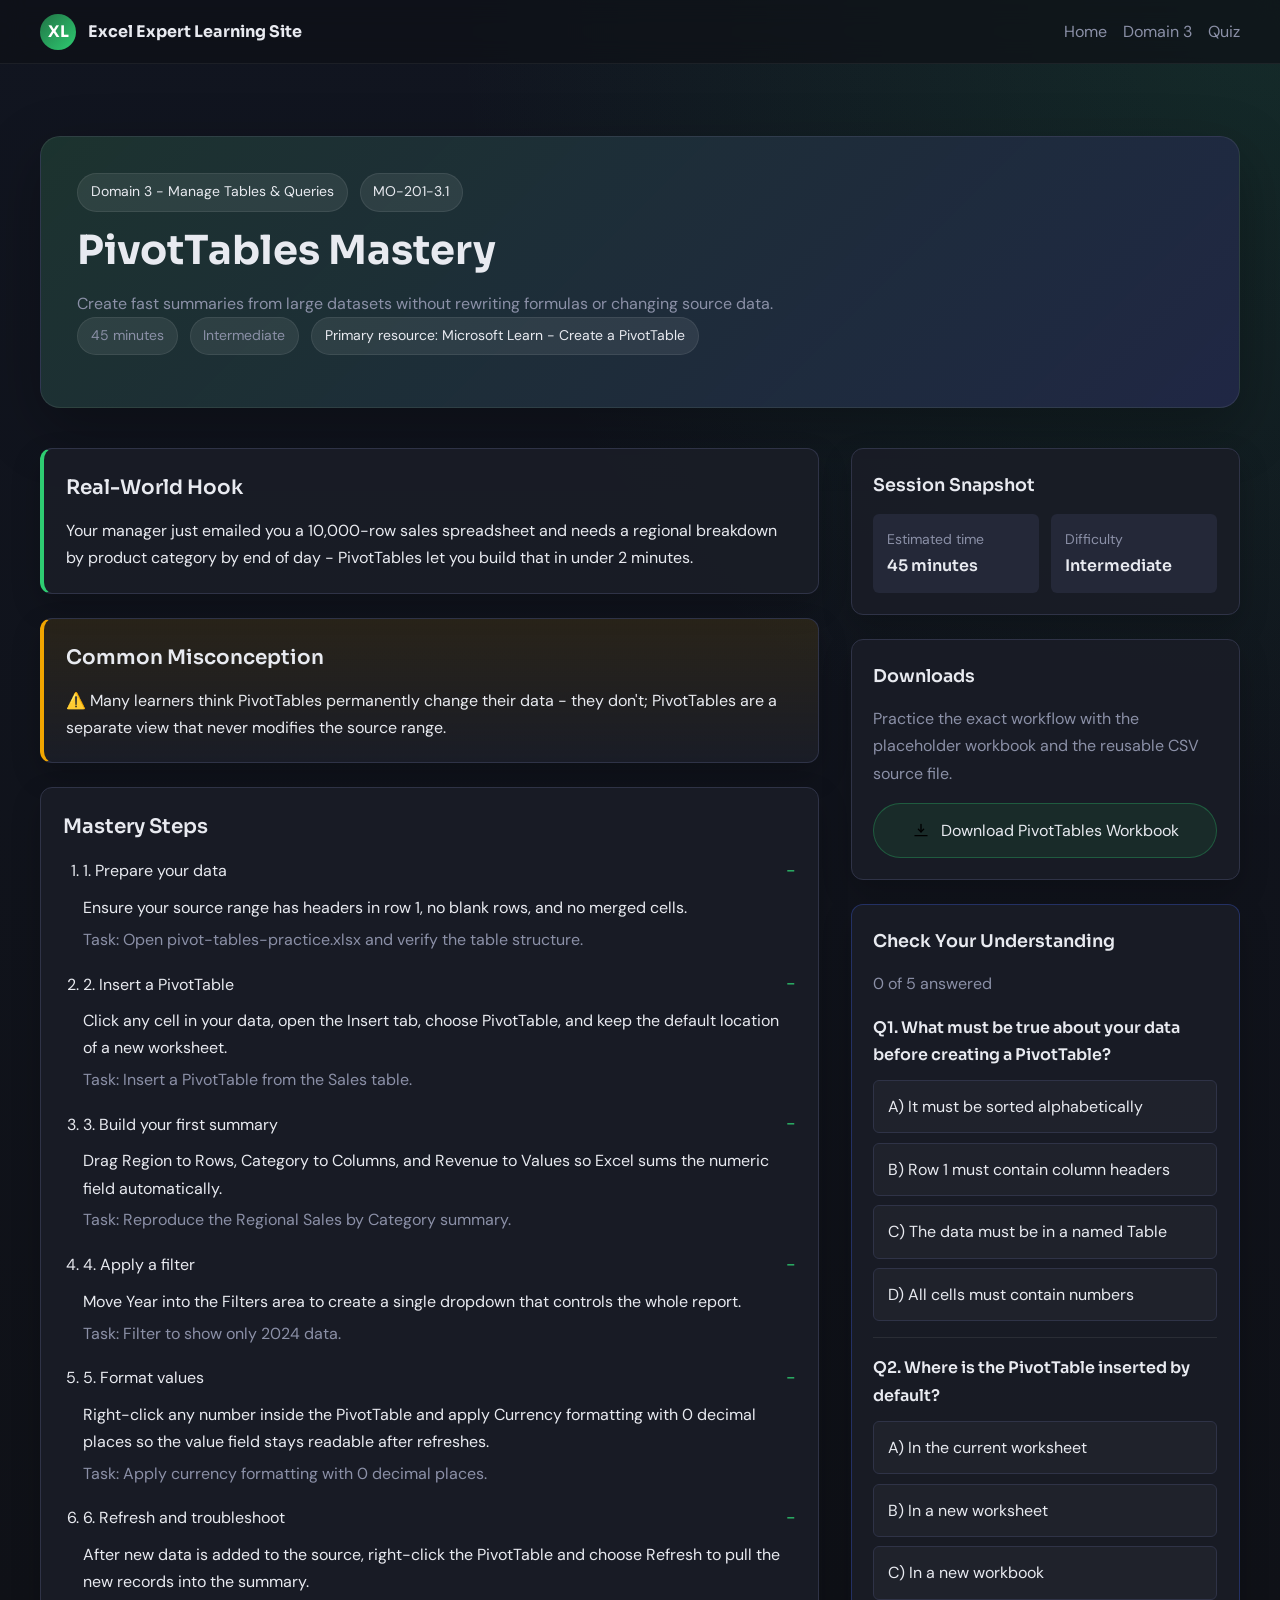
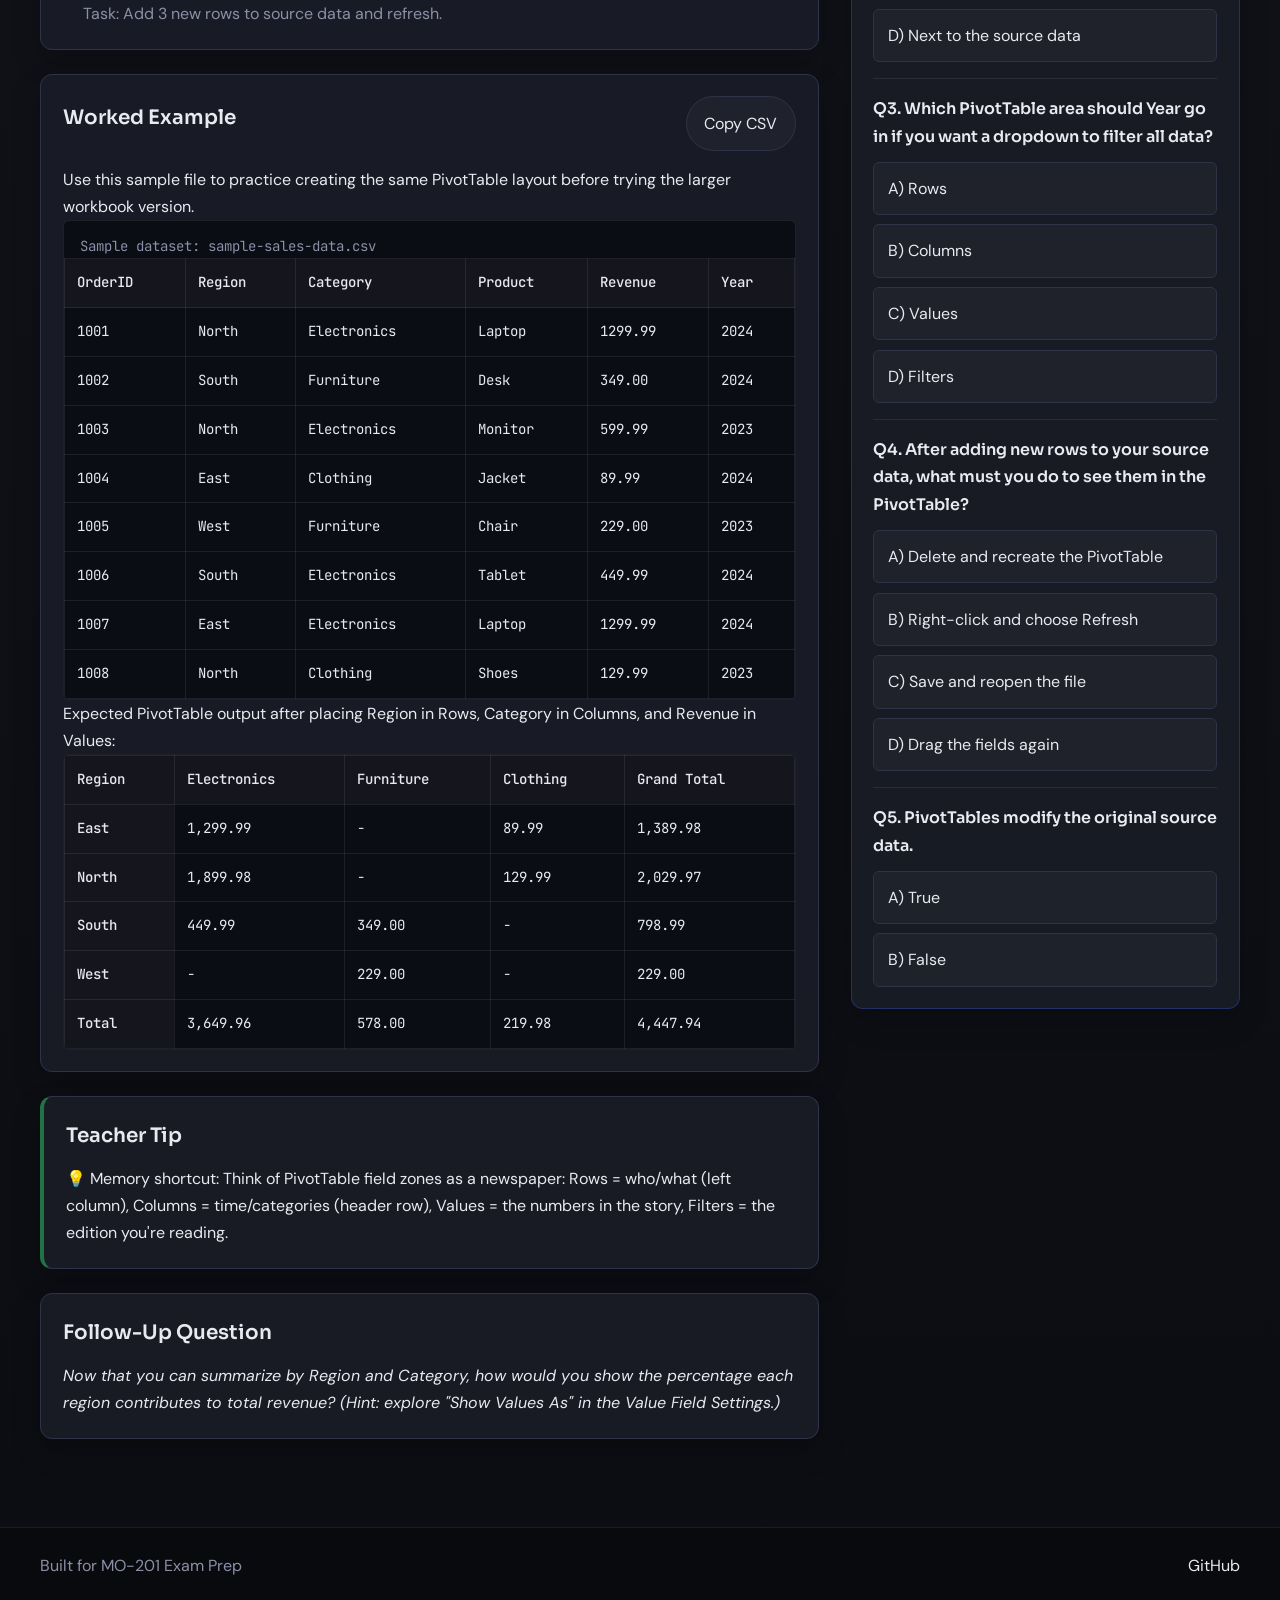
<file: site/lesson-pivot-tables.html>
<!-- PLACEHOLDER -->
<!DOCTYPE html>
<html lang="en">
<head>
  <meta charset="utf-8">
  <meta name="viewport" content="width=device-width, initial-scale=1">
  <title>PivotTables Mastery | Excel Expert Certification</title>
  <meta name="description" content="Learn how to build PivotTables fast for Excel Expert certification prep with a worked example, interactive quiz, and practice workbook download.">
  <meta property="og:title" content="PivotTables Mastery | Excel Expert Certification">
  <meta property="og:description" content="A complete Excel Expert lesson on preparing source data, inserting PivotTables, formatting values, filtering, and refreshing new data.">
  <meta property="og:type" content="article">
  <meta property="og:url" content="https://yourdomain.github.io/excel-expert/lesson-pivot-tables.html">
  <meta property="og:image" content="assets/images/domain-3-thumb-1200.png">
  <meta name="twitter:card" content="summary_large_image">
  <link href="https://fonts.googleapis.com/css2?family=DM+Sans:wght@400;500&family=JetBrains+Mono:wght@400&family=Sora:wght@400;600;700&display=swap" rel="stylesheet">
  <link rel="stylesheet" href="css/styles.css">
</head>
<body>
  <nav class="nav" aria-label="Main navigation">
    <div class="nav-inner">
      <a class="nav-brand" href="index.html">
        <span class="nav-brand-mark">XL</span>
        <span>Excel Expert Learning Site</span>
      </a>
      <div class="nav-links">
        <a href="index.html">Home</a>
        <a href="domain-3-manage-tables-queries.html">Domain 3</a>
        <a href="#quiz-title">Quiz</a>
      </div>
    </div>
  </nav>

  <header class="lesson-hero">
    <div class="page-wrap">
      <div class="lesson-hero-panel">
        <div class="breadcrumb">
          <span class="badge">Domain 3 - Manage Tables &amp; Queries</span>
          <span class="objective-chip">MO-201-3.1</span>
        </div>
        <h1>PivotTables Mastery</h1>
        <p><!-- CONTENT: Replace with objective text from Learning Directory row MO-201-3.1 -->Create fast summaries from large datasets without rewriting formulas or changing source data.</p>
        <div class="lesson-meta">
          <span class="chip-time">45 minutes</span>
          <span class="chip-difficulty">Intermediate</span>
          <span class="badge">Primary resource: Microsoft Learn - Create a PivotTable</span>
        </div>
      </div>
    </div>
  </header>

  <main class="lesson-grid">
    <article class="lesson-content">
      <section class="hook" aria-labelledby="hook-title">
        <h2 class="block-title" id="hook-title">Real-World Hook</h2>
        <p>Your manager just emailed you a 10,000-row sales spreadsheet and needs a regional breakdown by product category by end of day - PivotTables let you build that in under 2 minutes.</p>
      </section>

      <section class="misconception" aria-labelledby="misconception-title">
        <h2 class="block-title" id="misconception-title">Common Misconception</h2>
        <p>⚠️ Many learners think PivotTables permanently change their data - they don't; PivotTables are a separate view that never modifies the source range.</p>
      </section>

      <section class="mastery-steps" aria-labelledby="steps-title">
        <h2 class="block-title" id="steps-title">Mastery Steps</h2>
        <ol>
          <li>
            <button class="step-toggle" type="button" aria-expanded="true"><strong>1. Prepare your data</strong></button>
            <div class="step-detail is-open">
              <p>Ensure your source range has headers in row 1, no blank rows, and no merged cells.</p>
              <span class="step-meta">Task: Open <code>pivot-tables-practice.xlsx</code> and verify the table structure.</span>
            </div>
          </li>
          <li>
            <button class="step-toggle" type="button" aria-expanded="true"><strong>2. Insert a PivotTable</strong></button>
            <div class="step-detail is-open">
              <p>Click any cell in your data, open the Insert tab, choose PivotTable, and keep the default location of a new worksheet.</p>
              <span class="step-meta">Task: Insert a PivotTable from the Sales table.</span>
            </div>
          </li>
          <li>
            <button class="step-toggle" type="button" aria-expanded="true"><strong>3. Build your first summary</strong></button>
            <div class="step-detail is-open">
              <p>Drag <code>Region</code> to Rows, <code>Category</code> to Columns, and <code>Revenue</code> to Values so Excel sums the numeric field automatically.</p>
              <span class="step-meta">Task: Reproduce the Regional Sales by Category summary.</span>
            </div>
          </li>
          <li>
            <button class="step-toggle" type="button" aria-expanded="true"><strong>4. Apply a filter</strong></button>
            <div class="step-detail is-open">
              <p>Move <code>Year</code> into the Filters area to create a single dropdown that controls the whole report.</p>
              <span class="step-meta">Task: Filter to show only 2024 data.</span>
            </div>
          </li>
          <li>
            <button class="step-toggle" type="button" aria-expanded="true"><strong>5. Format values</strong></button>
            <div class="step-detail is-open">
              <p>Right-click any number inside the PivotTable and apply Currency formatting with 0 decimal places so the value field stays readable after refreshes.</p>
              <span class="step-meta">Task: Apply currency formatting with 0 decimal places.</span>
            </div>
          </li>
          <li>
            <button class="step-toggle" type="button" aria-expanded="true"><strong>6. Refresh and troubleshoot</strong></button>
            <div class="step-detail is-open">
              <p>After new data is added to the source, right-click the PivotTable and choose Refresh to pull the new records into the summary.</p>
              <span class="step-meta">Task: Add 3 new rows to source data and refresh.</span>
            </div>
          </li>
        </ol>
      </section>

      <section class="worked-example" aria-labelledby="example-title">
        <div class="csv-toolbar">
          <h2 class="block-title" id="example-title">Worked Example</h2>
          <button class="copy-btn" type="button" data-copy-target="#sales-csv-source">Copy CSV</button>
        </div>
        <p>Use this sample file to practice creating the same PivotTable layout before trying the larger workbook version.</p>
        <div class="csv-preview">
          <table>
            <caption>Sample dataset: <code>sample-sales-data.csv</code></caption>
            <thead>
              <tr>
                <th scope="col">OrderID</th>
                <th scope="col">Region</th>
                <th scope="col">Category</th>
                <th scope="col">Product</th>
                <th scope="col">Revenue</th>
                <th scope="col">Year</th>
              </tr>
            </thead>
            <tbody>
              <tr><td>1001</td><td>North</td><td>Electronics</td><td>Laptop</td><td>1299.99</td><td>2024</td></tr>
              <tr><td>1002</td><td>South</td><td>Furniture</td><td>Desk</td><td>349.00</td><td>2024</td></tr>
              <tr><td>1003</td><td>North</td><td>Electronics</td><td>Monitor</td><td>599.99</td><td>2023</td></tr>
              <tr><td>1004</td><td>East</td><td>Clothing</td><td>Jacket</td><td>89.99</td><td>2024</td></tr>
              <tr><td>1005</td><td>West</td><td>Furniture</td><td>Chair</td><td>229.00</td><td>2023</td></tr>
              <tr><td>1006</td><td>South</td><td>Electronics</td><td>Tablet</td><td>449.99</td><td>2024</td></tr>
              <tr><td>1007</td><td>East</td><td>Electronics</td><td>Laptop</td><td>1299.99</td><td>2024</td></tr>
              <tr><td>1008</td><td>North</td><td>Clothing</td><td>Shoes</td><td>129.99</td><td>2023</td></tr>
            </tbody>
          </table>
        </div>
        <p>Expected PivotTable output after placing <code>Region</code> in Rows, <code>Category</code> in Columns, and <code>Revenue</code> in Values:</p>
        <div class="csv-preview">
          <table>
            <thead>
              <tr>
                <th scope="col">Region</th>
                <th scope="col">Electronics</th>
                <th scope="col">Furniture</th>
                <th scope="col">Clothing</th>
                <th scope="col">Grand Total</th>
              </tr>
            </thead>
            <tbody>
              <tr><th scope="row">East</th><td>1,299.99</td><td>-</td><td>89.99</td><td>1,389.98</td></tr>
              <tr><th scope="row">North</th><td>1,899.98</td><td>-</td><td>129.99</td><td>2,029.97</td></tr>
              <tr><th scope="row">South</th><td>449.99</td><td>349.00</td><td>-</td><td>798.99</td></tr>
              <tr><th scope="row">West</th><td>-</td><td>229.00</td><td>-</td><td>229.00</td></tr>
              <tr><th scope="row"><strong>Total</strong></th><td><strong>3,649.96</strong></td><td><strong>578.00</strong></td><td><strong>219.98</strong></td><td><strong>4,447.94</strong></td></tr>
            </tbody>
          </table>
        </div>
        <textarea id="sales-csv-source" class="sr-only" aria-hidden="true">OrderID,Region,Category,Product,Revenue,Year
1001,North,Electronics,Laptop,1299.99,2024
1002,South,Furniture,Desk,349.00,2024
1003,North,Electronics,Monitor,599.99,2023
1004,East,Clothing,Jacket,89.99,2024
1005,West,Furniture,Chair,229.00,2023
1006,South,Electronics,Tablet,449.99,2024
1007,East,Electronics,Laptop,1299.99,2024
1008,North,Clothing,Shoes,129.99,2023</textarea>
      </section>

      <section class="teacher-tip" aria-labelledby="tip-title">
        <h2 class="block-title" id="tip-title">Teacher Tip</h2>
        <p>💡 <strong>Memory shortcut:</strong> Think of PivotTable field zones as a newspaper: Rows = who/what (left column), Columns = time/categories (header row), Values = the numbers in the story, Filters = the edition you're reading.</p>
      </section>

      <section class="follow-up" aria-labelledby="follow-title">
        <h2 class="block-title" id="follow-title">Follow-Up Question</h2>
        <p><em>Now that you can summarize by Region and Category, how would you show the percentage each region contributes to total revenue? (Hint: explore "Show Values As" in the Value Field Settings.)</em></p>
      </section>
    </article>

    <aside class="lesson-sidebar">
      <section class="difficulty-card" aria-labelledby="difficulty-title">
        <h2 id="difficulty-title">Session Snapshot</h2>
        <div class="stat-row">
          <div class="stat-box"><span>Estimated time</span><strong>45 minutes</strong></div>
          <div class="stat-box"><span>Difficulty</span><strong>Intermediate</strong></div>
        </div>
      </section>

      <section class="downloads" aria-labelledby="downloads-title">
        <h2 id="downloads-title">Downloads</h2>
        <p>Practice the exact workflow with the placeholder workbook and the reusable CSV source file.</p>
        <a class="btn-download" href="assets/workbooks/pivot-tables-practice.xlsx" download aria-label="Download PivotTables practice workbook (Excel .xlsx)">
          <img src="assets/svg/icon-download.svg" alt="Download icon">
          <span>Download PivotTables Workbook</span>
        </a>
      </section>

      <section class="quiz" aria-labelledby="quiz-title">
        <h2 id="quiz-title">Check Your Understanding</h2>
        <p class="quiz-status">0 of 5 answered</p>

        <section class="quiz-question" id="pivot-q1" role="radiogroup" aria-labelledby="pivot-q1-label">
          <h3 id="pivot-q1-label">Q1. What must be true about your data before creating a PivotTable?</h3>
          <div class="quiz-options">
            <button class="quiz-option" type="button" data-correct="false" data-feedback="Sorting is not required; PivotTables summarize unsorted data just fine.">A) It must be sorted alphabetically</button>
            <button class="quiz-option" type="button" data-correct="true" data-feedback="Correct. Row 1 should contain field names so Excel can label the PivotTable areas clearly.">B) Row 1 must contain column headers</button>
            <button class="quiz-option" type="button" data-correct="false" data-feedback="A named Table helps, but it is not required to insert a PivotTable.">C) The data must be in a named Table</button>
            <button class="quiz-option" type="button" data-correct="false" data-feedback="PivotTables can summarize text, dates, and numbers, not just numeric-only ranges.">D) All cells must contain numbers</button>
          </div>
          <p class="quiz-feedback" aria-live="polite"></p>
        </section>

        <section class="quiz-question" id="pivot-q2" role="radiogroup" aria-labelledby="pivot-q2-label">
          <h3 id="pivot-q2-label">Q2. Where is the PivotTable inserted by default?</h3>
          <div class="quiz-options">
            <button class="quiz-option" type="button" data-correct="false" data-feedback="You can choose an existing sheet, but that is not the default option.">A) In the current worksheet</button>
            <button class="quiz-option" type="button" data-correct="true" data-feedback="Correct. Excel defaults to a new worksheet so your source data remains separate.">B) In a new worksheet</button>
            <button class="quiz-option" type="button" data-correct="false" data-feedback="PivotTables are inserted inside the current workbook by default, not a brand-new workbook.">C) In a new workbook</button>
            <button class="quiz-option" type="button" data-correct="false" data-feedback="PivotTables do not appear beside the source range unless you deliberately change the location.">D) Next to the source data</button>
          </div>
          <p class="quiz-feedback" aria-live="polite"></p>
        </section>

        <section class="quiz-question" id="pivot-q3" role="radiogroup" aria-labelledby="pivot-q3-label">
          <h3 id="pivot-q3-label">Q3. Which PivotTable area should <code>Year</code> go in if you want a dropdown to filter all data?</h3>
          <div class="quiz-options">
            <button class="quiz-option" type="button" data-correct="false" data-feedback="Rows groups the field down the left side instead of creating a report filter.">A) Rows</button>
            <button class="quiz-option" type="button" data-correct="false" data-feedback="Columns creates horizontal headings, not a report-level dropdown.">B) Columns</button>
            <button class="quiz-option" type="button" data-correct="false" data-feedback="Values summarizes numbers; it does not create the filter control you need here.">C) Values</button>
            <button class="quiz-option" type="button" data-correct="true" data-feedback="Correct. The Filters area creates a report filter above the PivotTable.">D) Filters</button>
          </div>
          <p class="quiz-feedback" aria-live="polite"></p>
        </section>

        <section class="quiz-question" id="pivot-q4" role="radiogroup" aria-labelledby="pivot-q4-label">
          <h3 id="pivot-q4-label">Q4. After adding new rows to your source data, what must you do to see them in the PivotTable?</h3>
          <div class="quiz-options">
            <button class="quiz-option" type="button" data-correct="false" data-feedback="Rebuilding the PivotTable is unnecessary for ordinary source updates.">A) Delete and recreate the PivotTable</button>
            <button class="quiz-option" type="button" data-correct="true" data-feedback="Correct. Refresh tells Excel to re-read the source data without discarding your layout.">B) Right-click and choose Refresh</button>
            <button class="quiz-option" type="button" data-correct="false" data-feedback="Saving and reopening may reload the file, but it is not the required PivotTable action.">C) Save and reopen the file</button>
            <button class="quiz-option" type="button" data-correct="false" data-feedback="You do not need to drag the fields again after every source update.">D) Drag the fields again</button>
          </div>
          <p class="quiz-feedback" aria-live="polite"></p>
        </section>

        <section class="quiz-question" id="pivot-q5" role="radiogroup" aria-labelledby="pivot-q5-label">
          <h3 id="pivot-q5-label">Q5. PivotTables modify the original source data.</h3>
          <div class="quiz-options">
            <button class="quiz-option" type="button" data-correct="false" data-feedback="Incorrect. This is the major misconception; PivotTables do not write back into the original dataset.">A) True</button>
            <button class="quiz-option" type="button" data-correct="true" data-feedback="Correct. PivotTables are read-only summary views built from the source range.">B) False</button>
          </div>
          <p class="quiz-feedback" aria-live="polite"></p>
        </section>

        <p class="quiz-summary" hidden></p>
      </section>
    </aside>
  </main>

  <footer class="footer">
    <div class="footer-inner">
      <p>Built for MO-201 Exam Prep</p>
      <a href="https://github.com/" target="_blank" rel="noreferrer">GitHub</a>
    </div>
  </footer>

  <script src="js/app.js"></script>
</body>
</html>
</file>
<file: site/css/styles.css>
html, body, div, span, applet, object, iframe,
h1, h2, h3, h4, h5, h6, p, blockquote, pre,
a, abbr, acronym, address, big, cite, code,
del, dfn, em, img, ins, kbd, q, s, samp,
small, strike, strong, sub, sup, tt, var,
b, u, i, center, dl, dt, dd, ol, ul, li,
fieldset, form, label, legend, table, caption,
tbody, tfoot, thead, tr, th, td, article,
aside, canvas, details, embed, figure, figcaption,
footer, header, hgroup, menu, nav, output, ruby,
section, summary, time, mark, audio, video {
  margin: 0;
  padding: 0;
  border: 0;
  font: inherit;
  vertical-align: baseline;
}

article, aside, details, figcaption, figure,
footer, header, hgroup, menu, nav, section {
  display: block;
}

body {
  line-height: 1;
}

ol, ul {
  list-style: none;
}

blockquote, q {
  quotes: none;
}

blockquote::before, blockquote::after,
q::before, q::after {
  content: '';
  content: none;
}

table {
  border-collapse: collapse;
  border-spacing: 0;
}

:root {
  --color-bg: #0f1117;
  --color-surface: #1a1d27;
  --color-surface-2: #242838;
  --color-accent: #217346;
  --color-accent-light: #2ecc71;
  --color-text: #e8eaf0;
  --color-text-muted: #8b90a7;
  --color-border: #2f3347;
  --color-warning: #f0a500;
  --color-quiz: #3b5bdb;
  --radius-sm: 6px;
  --radius-md: 12px;
  --radius-lg: 20px;
  --font-display: 'Sora', sans-serif;
  --font-body: 'DM Sans', sans-serif;
  --font-mono: 'JetBrains Mono', monospace;
  --shadow-lg: 0 20px 60px rgba(0, 0, 0, 0.28);
  --shadow-md: 0 12px 30px rgba(0, 0, 0, 0.2);
  --content-width: 1200px;
}

*,
*::before,
*::after {
  box-sizing: border-box;
}

html {
  scroll-behavior: smooth;
}

body {
  background:
    radial-gradient(circle at top right, rgba(46, 204, 113, 0.12), transparent 24%),
    linear-gradient(180deg, #111520 0%, #0f1117 50%, #0b0d12 100%);
  color: var(--color-text);
  font-family: var(--font-body);
  font-size: 1rem;
  line-height: 1.7;
  min-height: 100vh;
}

img {
  display: block;
  max-width: 100%;
}

a {
  color: inherit;
  text-decoration: none;
}

button,
input,
textarea {
  font: inherit;
}

button {
  border: 0;
  cursor: pointer;
}

::selection {
  background: rgba(46, 204, 113, 0.28);
  color: #fff;
}

.sr-only {
  position: absolute;
  width: 1px;
  height: 1px;
  padding: 0;
  margin: -1px;
  overflow: hidden;
  clip: rect(0, 0, 0, 0);
  white-space: nowrap;
  border: 0;
}

.site-shell,
.page-wrap {
  width: min(100% - 2rem, var(--content-width));
  margin: 0 auto;
}

.nav {
  position: sticky;
  top: 0;
  z-index: 40;
  height: 64px;
  border-bottom: 1px solid rgba(255, 255, 255, 0.06);
  background: rgba(15, 17, 23, 0.72);
  backdrop-filter: blur(12px);
  transition: box-shadow 0.2s ease, background 0.2s ease;
}

.nav.scrolled {
  box-shadow: 0 12px 30px rgba(0, 0, 0, 0.25);
  background: rgba(15, 17, 23, 0.9);
}

.nav-inner {
  width: min(100% - 2rem, var(--content-width));
  height: 100%;
  margin: 0 auto;
  display: flex;
  align-items: center;
  justify-content: space-between;
  gap: 1rem;
}

.nav-brand {
  display: inline-flex;
  align-items: center;
  gap: 0.75rem;
  font-family: var(--font-display);
  font-weight: 700;
}

.nav-brand-mark {
  width: 2.25rem;
  height: 2.25rem;
  display: inline-grid;
  place-items: center;
  border-radius: 50%;
  background: linear-gradient(135deg, var(--color-accent), var(--color-accent-light));
  color: #fff;
}

.nav-links {
  display: flex;
  align-items: center;
  flex-wrap: wrap;
  gap: 1rem;
  color: var(--color-text-muted);
}

.nav-links a:hover,
.nav-links a:focus-visible {
  color: var(--color-text);
}

.btn-primary,
.btn-download,
.btn-secondary,
.copy-btn {
  display: inline-flex;
  align-items: center;
  justify-content: center;
  gap: 0.65rem;
  min-height: 2.875rem;
  padding: 0.8rem 1.1rem;
  border-radius: 999px;
  transition: transform 0.18s ease, background 0.18s ease, border-color 0.18s ease;
}

.btn-primary {
  background: linear-gradient(135deg, var(--color-accent), var(--color-accent-light));
  color: #fff;
  font-weight: 600;
  box-shadow: var(--shadow-md);
}

.btn-secondary,
.copy-btn {
  border: 1px solid var(--color-border);
  background: rgba(255, 255, 255, 0.03);
  color: var(--color-text);
}

.btn-download {
  width: 100%;
  border: 1px solid rgba(46, 204, 113, 0.3);
  background: rgba(33, 115, 70, 0.18);
  color: var(--color-text);
}

.btn-primary:hover,
.btn-download:hover,
.btn-secondary:hover,
.copy-btn:hover {
  transform: translateY(-1px);
}

.page-header,
.lesson-hero {
  padding: 4.5rem 0 2.5rem;
}

.hero-panel,
.lesson-hero-panel {
  border: 1px solid rgba(255, 255, 255, 0.08);
  border-radius: var(--radius-lg);
  background:
    linear-gradient(135deg, rgba(33, 115, 70, 0.25), rgba(59, 91, 219, 0.16)),
    var(--color-surface);
  box-shadow: var(--shadow-lg);
  padding: 2.25rem;
}

.hero-panel h1,
.lesson-hero h1 {
  font-family: var(--font-display);
  font-size: clamp(2rem, 4vw, 2.5rem);
  line-height: 1.15;
  font-weight: 700;
  margin-bottom: 1rem;
}

.hero-panel p,
.lesson-hero p {
  color: var(--color-text-muted);
  max-width: 70ch;
}

.hero-actions {
  display: flex;
  gap: 1rem;
  flex-wrap: wrap;
  margin-top: 1.5rem;
}

.breadcrumb,
.hero-meta,
.lesson-meta {
  display: flex;
  align-items: center;
  gap: 0.75rem;
  flex-wrap: wrap;
  margin-bottom: 1rem;
}

.badge,
.chip-time,
.chip-difficulty,
.objective-chip {
  display: inline-flex;
  align-items: center;
  gap: 0.4rem;
  padding: 0.4rem 0.8rem;
  border-radius: 999px;
  background: rgba(255, 255, 255, 0.08);
  border: 1px solid rgba(255, 255, 255, 0.08);
  color: var(--color-text);
  font-size: 0.875rem;
}

.chip-time,
.chip-difficulty {
  color: var(--color-text-muted);
}

.lesson-grid {
  width: min(100% - 2rem, var(--content-width));
  margin: 0 auto;
  padding: 0 0 4rem;
  display: grid;
  grid-template-columns: minmax(0, 2fr) minmax(280px, 1fr);
  gap: 2rem;
  align-items: start;
}

.lesson-content,
.lesson-sidebar {
  min-width: 0;
}

.lesson-content > *,
.lesson-sidebar > * {
  margin-bottom: 1.5rem;
}

.hook,
.misconception,
.mastery-steps,
.worked-example,
.teacher-tip,
.follow-up,
.difficulty-card,
.downloads,
.quiz,
.domain-card,
.use-step,
.resource-list,
.overview-card {
  border: 1px solid var(--color-border);
  border-radius: var(--radius-md);
  background: rgba(26, 29, 39, 0.92);
  padding: 1.35rem;
  box-shadow: var(--shadow-md);
}

.hook {
  border-left: 4px solid var(--color-accent-light);
}

.misconception {
  border-left: 4px solid var(--color-warning);
  background: linear-gradient(180deg, rgba(240, 165, 0, 0.11), rgba(26, 29, 39, 0.94));
}

.teacher-tip {
  border-left: 4px solid var(--color-accent);
}

.follow-up em {
  color: var(--color-text);
  font-style: italic;
}

.block-title {
  font-family: var(--font-display);
  font-size: 1.25rem;
  font-weight: 600;
  margin-bottom: 0.75rem;
}

.mastery-group-heading {
  font-family: var(--font-display);
  font-size: 1.05rem;
  font-weight: 600;
  margin: 1.35rem 0 0.65rem;
  color: var(--color-accent-light);
}

.mastery-group-heading:first-of-type {
  margin-top: 0;
}

.mastery-steps ol {
  list-style: decimal;
  padding-left: 1.25rem;
}

.mastery-steps li + li {
  margin-top: 1rem;
}

.mastery-steps strong {
  color: var(--color-text);
}

.step-meta {
  display: block;
  color: var(--color-text-muted);
  margin-top: 0.3rem;
}

.step-toggle {
  width: 100%;
  display: flex;
  justify-content: space-between;
  align-items: center;
  gap: 1rem;
  background: transparent;
  color: var(--color-text);
  padding: 0;
  text-align: left;
}

.step-toggle::after {
  content: '+';
  color: var(--color-accent-light);
  font-size: 1.1rem;
}

.step-toggle[aria-expanded='true']::after {
  content: '-';
}

.step-detail {
  margin-top: 0.5rem;
}

.csv-toolbar {
  display: flex;
  justify-content: space-between;
  align-items: center;
  gap: 1rem;
  flex-wrap: wrap;
  margin-bottom: 0.9rem;
}

.csv-preview {
  overflow-x: auto;
  border: 1px solid rgba(255, 255, 255, 0.08);
  border-radius: var(--radius-sm);
  background: rgba(10, 12, 18, 0.86);
}

.csv-preview table {
  width: 100%;
  min-width: 620px;
  font-family: var(--font-mono);
  font-size: 0.875rem;
}

.csv-preview caption {
  caption-side: top;
  text-align: left;
  padding: 0.85rem 1rem 0;
  color: var(--color-text-muted);
}

.csv-preview th,
.csv-preview td {
  border: 1px solid rgba(255, 255, 255, 0.08);
  padding: 0.75rem;
  text-align: left;
}

.csv-preview thead th,
.csv-preview tbody th {
  background: rgba(255, 255, 255, 0.04);
  font-weight: 500;
}

.lesson-sidebar {
  position: sticky;
  top: 88px;
}

.difficulty-card h2,
.downloads h2,
.quiz h2 {
  font-family: var(--font-display);
  font-size: 1.1rem;
  font-weight: 600;
  margin-bottom: 0.85rem;
}

.stat-row {
  display: grid;
  grid-template-columns: repeat(2, minmax(0, 1fr));
  gap: 0.75rem;
}

.stat-box {
  padding: 0.85rem;
  border-radius: var(--radius-sm);
  background: var(--color-surface-2);
}

.stat-box span {
  display: block;
  color: var(--color-text-muted);
  font-size: 0.875rem;
}

.stat-box strong {
  font-family: var(--font-display);
  font-weight: 600;
}

.downloads p {
  color: var(--color-text-muted);
  margin-bottom: 1rem;
}

.downloads img {
  width: 1.15rem;
  height: 1.15rem;
}

.quiz {
  border-color: rgba(59, 91, 219, 0.35);
}

.quiz-status {
  color: var(--color-text-muted);
  margin-bottom: 1rem;
}

.quiz-question + .quiz-question {
  margin-top: 1rem;
  padding-top: 1rem;
  border-top: 1px solid rgba(255, 255, 255, 0.08);
}

.quiz-question h3 {
  font-family: var(--font-display);
  font-size: 1rem;
  font-weight: 600;
  margin-bottom: 0.75rem;
}

.quiz-options {
  display: grid;
  gap: 0.6rem;
}

.quiz-option {
  width: 100%;
  text-align: left;
  border-radius: var(--radius-sm);
  border: 1px solid var(--color-border);
  background: rgba(255, 255, 255, 0.03);
  color: var(--color-text);
  padding: 0.75rem 0.85rem;
}

.quiz-option:hover,
.quiz-option:focus-visible {
  border-color: rgba(59, 91, 219, 0.7);
}

.quiz-option.correct {
  border-color: rgba(46, 204, 113, 0.8);
  background: rgba(46, 204, 113, 0.1);
}

.quiz-option.incorrect {
  border-color: rgba(240, 165, 0, 0.8);
  background: rgba(240, 165, 0, 0.08);
}

.quiz-feedback {
  display: none;
  margin-top: 0.65rem;
  padding: 0.7rem 0.8rem;
  border-radius: var(--radius-sm);
  background: rgba(255, 255, 255, 0.05);
  color: var(--color-text-muted);
}

.quiz-feedback.is-visible {
  display: block;
}

.quiz-summary {
  margin-top: 1rem;
  padding: 0.9rem;
  border-radius: var(--radius-sm);
  background: rgba(59, 91, 219, 0.12);
  color: var(--color-text);
}

.domain-grid {
  display: grid;
  grid-template-columns: repeat(3, minmax(0, 1fr));
  gap: 1.25rem;
}

.domain-card {
  position: relative;
  overflow: hidden;
  display: flex;
  flex-direction: column;
  gap: 1rem;
}

.domain-card::after {
  content: '';
  position: absolute;
  inset: auto 0 0 0;
  height: 4px;
  background: linear-gradient(90deg, var(--color-accent), var(--color-accent-light));
}

.domain-card:hover {
  transform: translateY(-3px);
}

.domain-card-header {
  display: flex;
  justify-content: space-between;
  align-items: flex-start;
  gap: 1rem;
}

.domain-icon {
  width: 3rem;
  height: 3rem;
  padding: 0.65rem;
  border-radius: var(--radius-sm);
  background: rgba(33, 115, 70, 0.14);
  color: var(--color-accent-light);
}

.domain-card h3 {
  font-family: var(--font-display);
  font-size: 1.2rem;
  font-weight: 600;
}

.domain-card p,
.use-step p,
.overview-card p,
.resource-list li {
  color: var(--color-text-muted);
}

.domain-meta,
.resource-list ul {
  display: flex;
  flex-wrap: wrap;
  gap: 0.6rem;
}

.progress-toggle {
  display: inline-flex;
  align-items: center;
  gap: 0.55rem;
  color: var(--color-text-muted);
}

.progress-toggle input {
  accent-color: var(--color-accent-light);
}

.section-block {
  padding: 1rem 0 4rem;
}

.section-block h2 {
  font-family: var(--font-display);
  font-size: 1.75rem;
  font-weight: 600;
  margin-bottom: 0.75rem;
}

.section-intro {
  color: var(--color-text-muted);
  margin-bottom: 1.5rem;
  max-width: 70ch;
}

.three-up {
  display: grid;
  grid-template-columns: repeat(3, minmax(0, 1fr));
  gap: 1.25rem;
}

.callout {
  border: 1px solid rgba(46, 204, 113, 0.25);
  background: rgba(33, 115, 70, 0.08);
  border-radius: var(--radius-md);
  padding: 1rem 1.15rem;
}

.footer {
  border-top: 1px solid rgba(255, 255, 255, 0.08);
  background: rgba(0, 0, 0, 0.2);
}

.footer-inner {
  width: min(100% - 2rem, var(--content-width));
  margin: 0 auto;
  padding: 1.5rem 0 2rem;
  display: flex;
  justify-content: space-between;
  gap: 1rem;
  flex-wrap: wrap;
  color: var(--color-text-muted);
}

.footer a {
  color: var(--color-text);
}

.footer a:hover,
.footer a:focus-visible {
  color: var(--color-accent-light);
}

/* Tablet */
@media (max-width: 1024px) {
  .domain-grid,
  .three-up {
    grid-template-columns: repeat(2, minmax(0, 1fr));
  }

  .lesson-grid {
    grid-template-columns: 1fr;
  }

  .lesson-sidebar {
    position: static;
  }
}

/* Mobile */
@media (max-width: 768px) {
  .nav {
    height: auto;
    padding: 0.8rem 0;
  }

  .nav-inner,
  .nav-links {
    align-items: flex-start;
  }

  .nav-inner {
    flex-direction: column;
  }

  .domain-grid,
  .three-up {
    grid-template-columns: 1fr;
  }

  .lesson-hero,
  .page-header {
    padding-top: 3.25rem;
  }

  .hero-panel,
  .lesson-hero-panel {
    padding: 1.5rem;
  }

  .mastery-steps li {
    padding-bottom: 0.65rem;
    border-bottom: 1px solid rgba(255, 255, 255, 0.06);
  }

  .mastery-steps li:last-child {
    border-bottom: 0;
  }

  .mastery-steps .step-detail {
    display: none;
  }

  .mastery-steps .step-detail.is-open {
    display: block;
  }
}

/* Small mobile */
@media (max-width: 480px) {
  body {
    font-size: 0.95rem;
  }

  .hero-actions,
  .breadcrumb,
  .lesson-meta,
  .domain-meta,
  .stat-row {
    grid-template-columns: 1fr;
  }

  .hero-actions {
    flex-direction: column;
  }

  .btn-primary,
  .btn-secondary,
  .copy-btn {
    width: 100%;
  }
}

@media print {
  body {
    background: #fff;
    color: #000;
    font-size: 11pt;
  }

  .nav,
  .lesson-sidebar,
  .footer,
  .copy-btn,
  .btn-primary,
  .btn-secondary {
    display: none !important;
  }

  .lesson-grid,
  .page-wrap,
  .site-shell {
    width: 100%;
    margin: 0;
    padding: 0;
    display: block;
  }

  .hook,
  .misconception,
  .mastery-steps,
  .worked-example,
  .teacher-tip,
  .follow-up {
    box-shadow: none;
    border: 1px solid #aaa;
    background: #fff;
    break-inside: avoid;
  }
}
</file>
